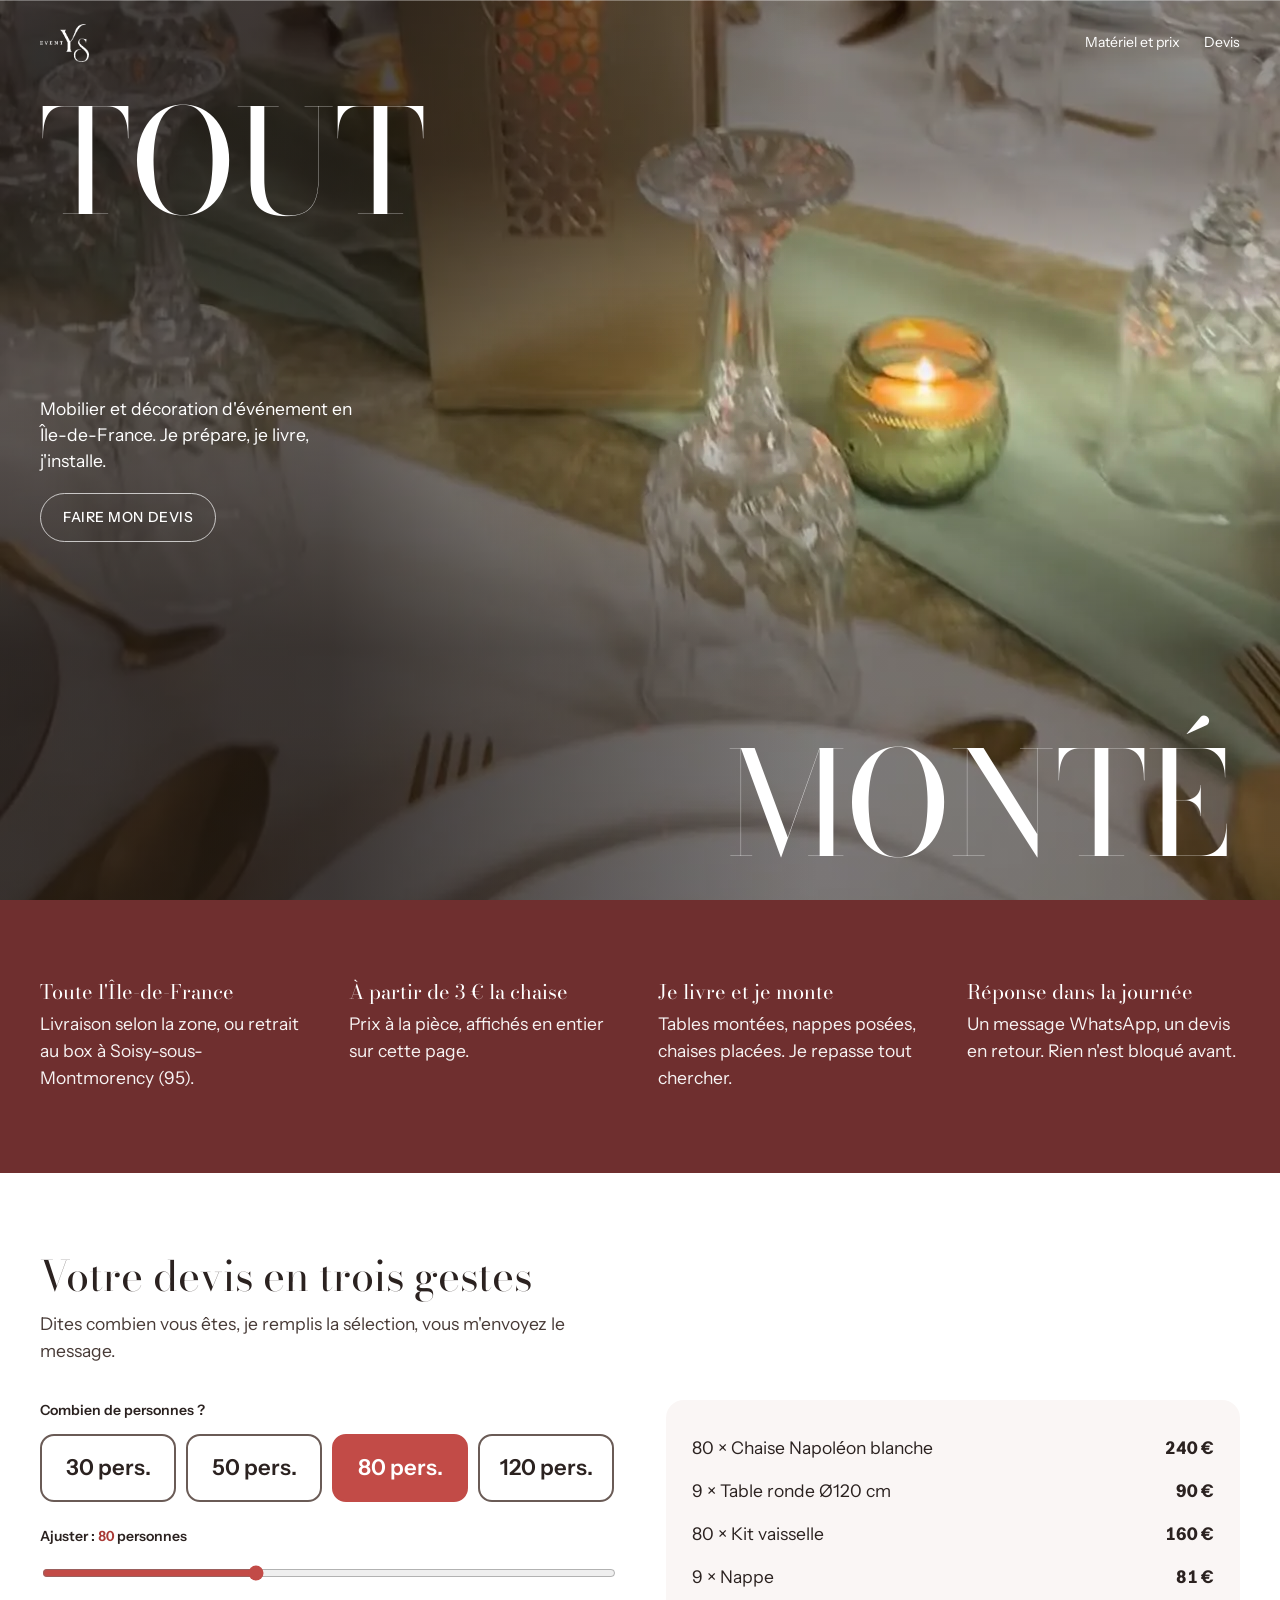
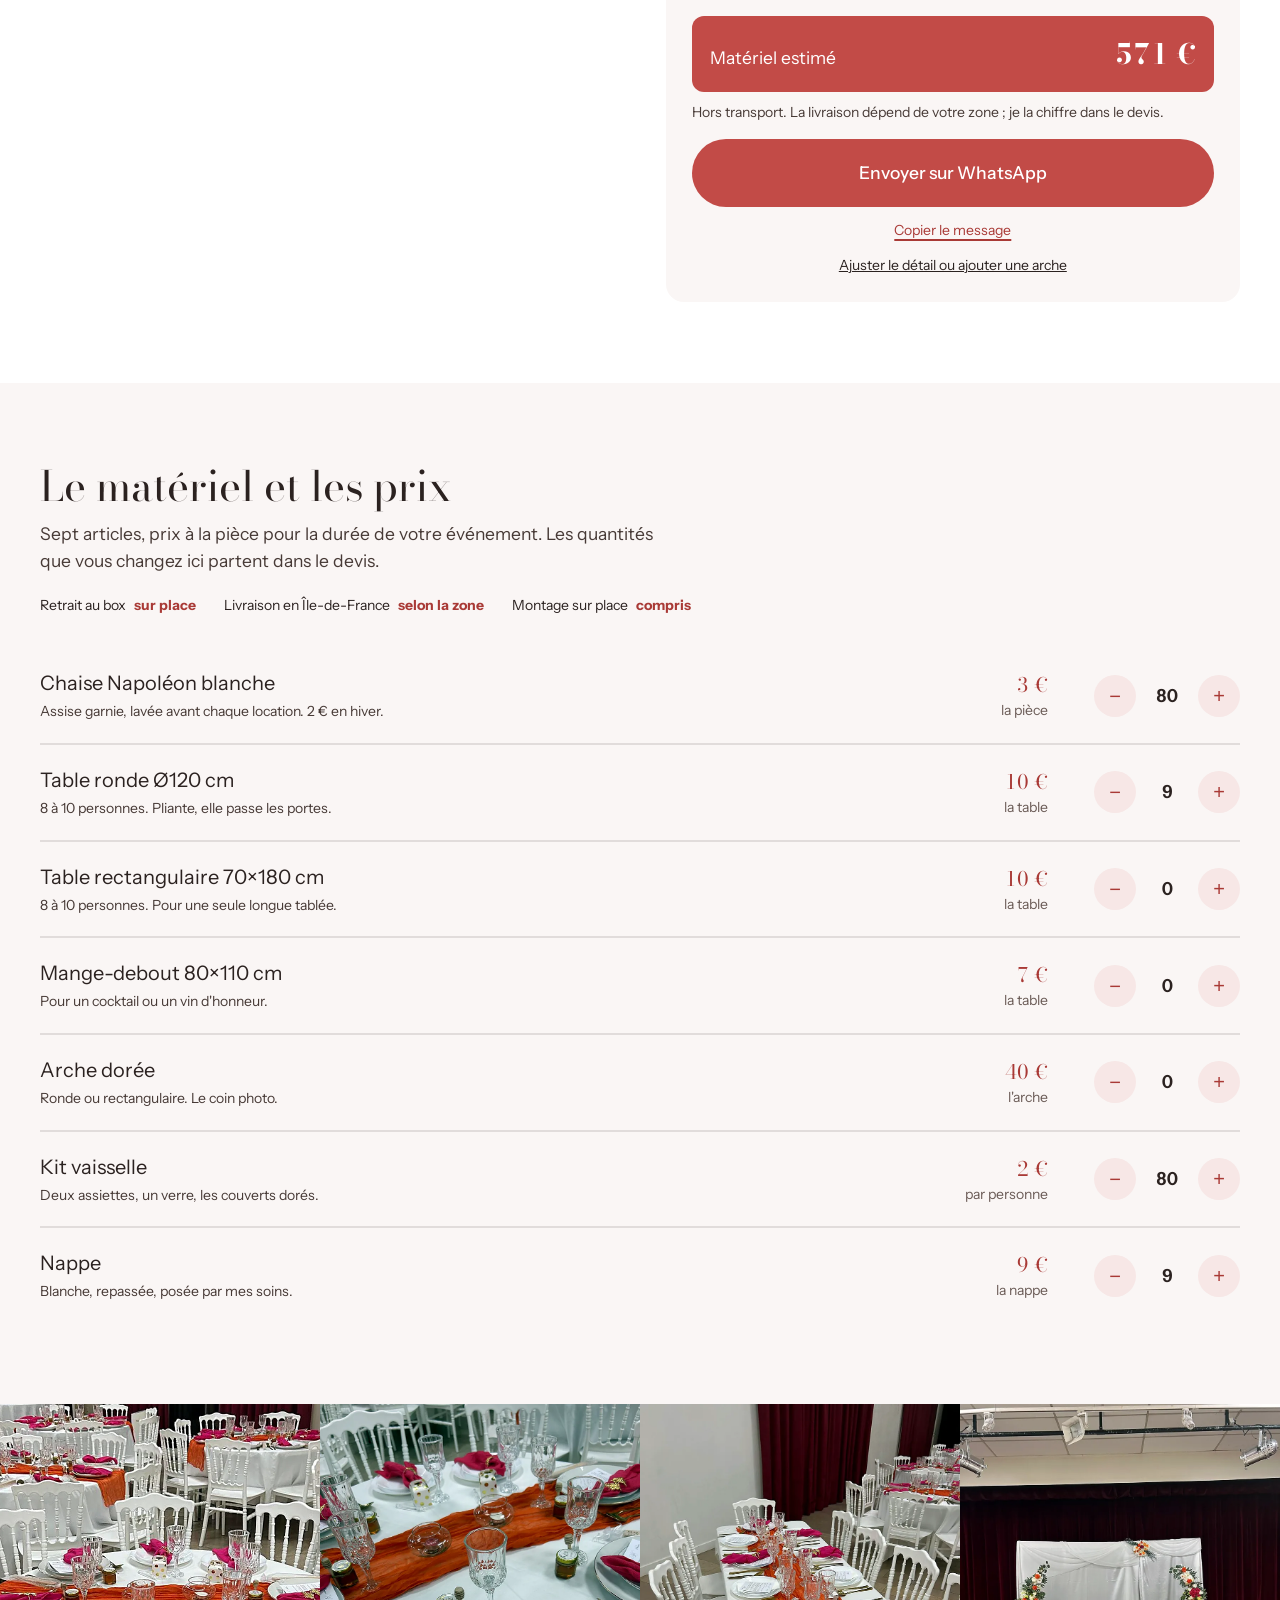
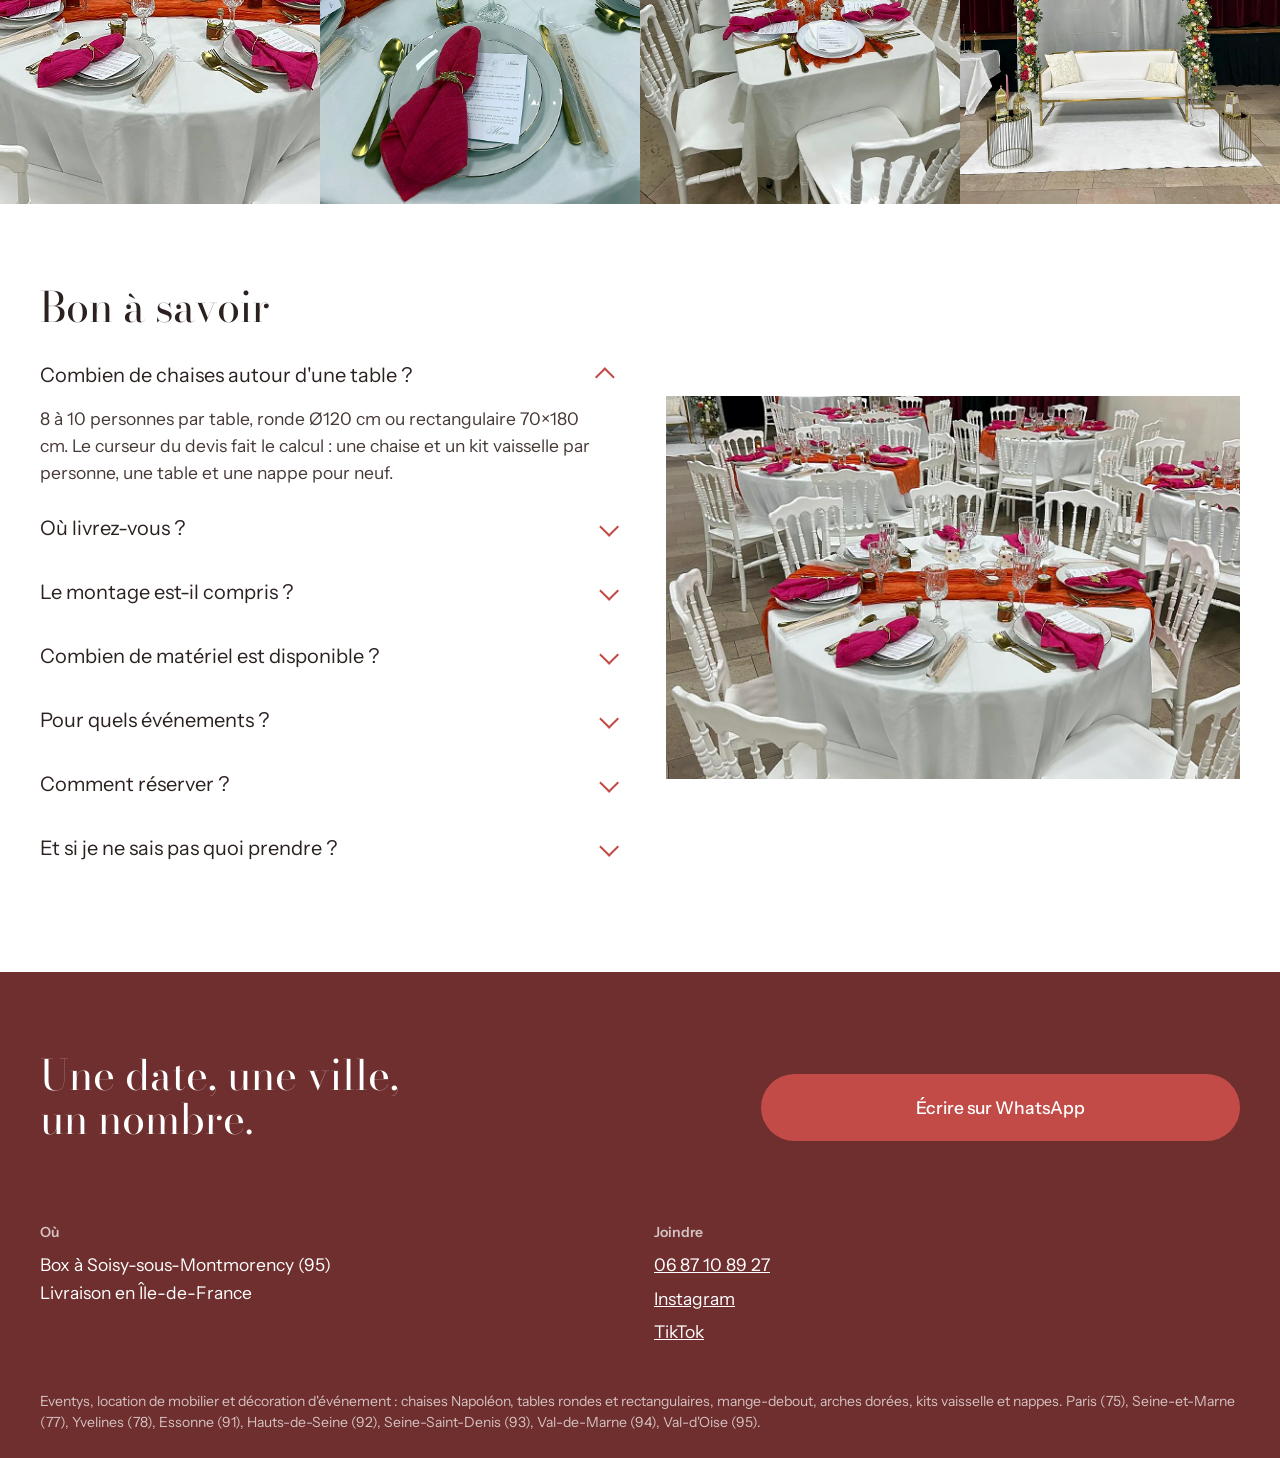
<file: index.html>
<!doctype html>
<html lang="fr">
<head>
<meta charset="utf-8">
<meta name="viewport" content="width=device-width, initial-scale=1, viewport-fit=cover">

<!-- ====================== RÉFÉRENCEMENT ======================
     Le titre et la description sont ce que Google affiche : le métier
     d'abord, la zone ensuite.
     L'URL du site (canonical, og:url, sitemap) est écrite par
     outils/referencement.py une fois le nom de domaine connu.
     =========================================================== -->
<link rel="canonical" href="https://eventysparis.fr/">
<meta property="og:url" content="https://eventysparis.fr/">
<title>Location de chaises, tables et arches en Île-de-France | Eventys</title>
<meta name="description" content="Chaises Napoléon dès 3 €, tables rondes et rectangulaires 10 €, arches dorées 40 €, vaisselle et nappes. Livraison, montage et reprise en Île-de-France. Devis sur WhatsApp en trois gestes.">
<meta name="robots" content="index, follow, max-image-preview:large, max-snippet:-1">
<meta name="author" content="Eventys">
<meta name="theme-color" content="#FFFFFF">
<link rel="icon" href="assets/img/logo.png">
<link rel="apple-touch-icon" href="assets/img/logo.png">

<!-- zone desservie, pour la recherche locale -->
<meta name="geo.region" content="FR-IDF">
<meta name="geo.placename" content="Soisy-sous-Montmorency, Île-de-France">

<!-- partage (WhatsApp, Instagram, Messenger) -->
<meta property="og:site_name" content="Eventys">
<meta property="og:locale" content="fr_FR">
<meta property="og:type" content="website">
<meta property="og:title" content="Location de mobilier d'événement en Île-de-France | Eventys">
<meta property="og:description" content="Chaises Napoléon dès 3 €, tables, arches dorées, vaisselle. Je prépare, je livre, j'installe.">
<meta property="og:image" content="https://eventysparis.fr/assets/img/salle-fuchsia-1200.webp">
<meta property="og:image:width" content="1200">
<meta property="og:image:height" content="800">
<meta property="og:image:alt" content="Salle de réception dressée, tables rondes et chaises Napoléon blanches">
<meta name="twitter:card" content="summary_large_image">
<meta name="twitter:title" content="Location de mobilier d'événement en Île-de-France | Eventys">
<meta name="twitter:description" content="Chaises Napoléon dès 3 €, tables, arches dorées, vaisselle. Devis sur WhatsApp.">
<meta name="twitter:image" content="https://eventysparis.fr/assets/img/salle-fuchsia-1200.webp">

<link rel="preconnect" href="https://fonts.googleapis.com">
<link rel="preconnect" href="https://fonts.gstatic.com" crossorigin>
<link rel="preload" as="image" href="assets/img/poster-hero-table.webp" fetchpriority="high">
<link href="https://fonts.googleapis.com/css2?family=Bodoni+Moda:ital,opsz,wght@0,6..96,400;0,6..96,500;1,6..96,400&family=Instrument+Sans:wght@400;500;600&display=swap" rel="stylesheet">
<link rel="stylesheet" href="assets/css/style.css">

<!-- ====================== DONNÉES STRUCTURÉES ======================
     C'est ce que lisent Google et les IA (ChatGPT, Perplexity, Claude)
     pour répondre « où louer des chaises en Île-de-France ».
     Tout ce qui est écrit ici est aussi visible sur la page : aucun prix
     ni aucune promesse qui n'existe pas ailleurs.
     ================================================================= -->
<script type="application/ld+json">
{
  "@context": "https://schema.org",
  "@graph": [
    {
      "@type": "LocalBusiness",
      "@id": "https://eventysparis.fr/#eventys",
      "name": "Eventys",
      "description": "Location de mobilier et de décoration d'événement en Île-de-France : chaises Napoléon, tables rondes et rectangulaires, mange-debout, arches dorées, kits vaisselle et nappes. Livraison, montage sur place et reprise.",
      "image": "https://eventysparis.fr/assets/img/salle-fuchsia-1200.webp",
      "logo": "https://eventysparis.fr/assets/img/logo.png",
      "telephone": "+33687108927",
      "priceRange": "3 € - 40 €",
      "currenciesAccepted": "EUR",
      "address": {
        "@type": "PostalAddress",
        "addressLocality": "Soisy-sous-Montmorency",
        "postalCode": "95230",
        "addressRegion": "Île-de-France",
        "addressCountry": "FR"
      },
      "areaServed": [
        { "@type": "AdministrativeArea", "name": "Île-de-France" },
        { "@type": "City", "name": "Paris" },
        { "@type": "AdministrativeArea", "name": "Val-d'Oise" },
        { "@type": "AdministrativeArea", "name": "Seine-Saint-Denis" },
        { "@type": "AdministrativeArea", "name": "Hauts-de-Seine" },
        { "@type": "AdministrativeArea", "name": "Val-de-Marne" },
        { "@type": "AdministrativeArea", "name": "Seine-et-Marne" },
        { "@type": "AdministrativeArea", "name": "Yvelines" },
        { "@type": "AdministrativeArea", "name": "Essonne" }
      ],
      "sameAs": [
        "https://www.instagram.com/eventys.paris/",
        "https://www.tiktok.com/@eventys.paris"
      ],
      "makesOffer": [
        { "@type": "Offer", "businessFunction": "http://purl.org/goodrelations/v1#LeaseOut",
          "itemOffered": { "@type": "Product", "name": "Chaise Napoléon blanche" },
          "price": "3", "priceCurrency": "EUR",
          "description": "Prix à la pièce pour la durée de l'événement. 2 € en hiver." },
        { "@type": "Offer", "businessFunction": "http://purl.org/goodrelations/v1#LeaseOut",
          "itemOffered": { "@type": "Product", "name": "Table ronde Ø120 cm, 8 à 10 personnes" },
          "price": "10", "priceCurrency": "EUR" },
        { "@type": "Offer", "businessFunction": "http://purl.org/goodrelations/v1#LeaseOut",
          "itemOffered": { "@type": "Product", "name": "Table rectangulaire 70x180 cm, 8 à 10 personnes" },
          "price": "10", "priceCurrency": "EUR" },
        { "@type": "Offer", "businessFunction": "http://purl.org/goodrelations/v1#LeaseOut",
          "itemOffered": { "@type": "Product", "name": "Mange-debout 80x110 cm" },
          "price": "7", "priceCurrency": "EUR" },
        { "@type": "Offer", "businessFunction": "http://purl.org/goodrelations/v1#LeaseOut",
          "itemOffered": { "@type": "Product", "name": "Arche dorée, ronde ou rectangulaire" },
          "price": "40", "priceCurrency": "EUR" },
        { "@type": "Offer", "businessFunction": "http://purl.org/goodrelations/v1#LeaseOut",
          "itemOffered": { "@type": "Product", "name": "Kit vaisselle : deux assiettes, un verre, les couverts dorés" },
          "price": "2", "priceCurrency": "EUR", "description": "Par personne." },
        { "@type": "Offer", "businessFunction": "http://purl.org/goodrelations/v1#LeaseOut",
          "itemOffered": { "@type": "Product", "name": "Nappe blanche" },
          "price": "9", "priceCurrency": "EUR" }
      ]
    },
    {
      "@type": "Service",
      "name": "Location de mobilier d'événement avec livraison et montage",
      "serviceType": "Location de mobilier et décoration d'événement",
      "provider": { "@id": "https://eventysparis.fr/#eventys" },
      "areaServed": { "@type": "AdministrativeArea", "name": "Île-de-France" },
      "audience": { "@type": "Audience", "audienceType": "Particuliers organisant un mariage, un anniversaire, des fiançailles, un baptême, un iftar ou une fête de famille" }
    },
    {
      "@type": "FAQPage",
      "mainEntity": [
        { "@type": "Question", "name": "Combien de chaises autour d'une table ?",
          "acceptedAnswer": { "@type": "Answer", "text": "8 à 10 personnes par table, ronde Ø120 cm ou rectangulaire 70x180 cm. Le curseur du devis fait le calcul : une chaise et un kit vaisselle par personne, une table et une nappe pour neuf." } },
        { "@type": "Question", "name": "Où livrez-vous ?",
          "acceptedAnswer": { "@type": "Answer", "text": "Dans toute l'Île-de-France : Paris (75), Seine-et-Marne (77), Yvelines (78), Essonne (91), Hauts-de-Seine (92), Seine-Saint-Denis (93), Val-de-Marne (94) et Val-d'Oise (95). Le tarif dépend de la zone et il est chiffré dans le devis. Le retrait est aussi possible au box, à Soisy-sous-Montmorency (95)." } },
        { "@type": "Question", "name": "Le montage est-il compris ?",
          "acceptedAnswer": { "@type": "Answer", "text": "Oui. Les tables sont montées, les nappes posées, les chaises placées. Je repasse tout chercher après l'événement." } },
        { "@type": "Question", "name": "Combien de matériel est disponible ?",
          "acceptedAnswer": { "@type": "Answer", "text": "100 chaises Napoléon blanches, 10 tables rectangulaires, 8 tables rondes, 2 arches dorées et 75 kits vaisselle." } },
        { "@type": "Question", "name": "Comment réserver ?",
          "acceptedAnswer": { "@type": "Answer", "text": "Vous composez votre sélection sur cette page, vous l'envoyez sur WhatsApp avec votre date et votre ville, et je renvoie le devis. Rien n'est bloqué avant votre accord." } },
        { "@type": "Question", "name": "Pour quels événements ?",
          "acceptedAnswer": { "@type": "Answer", "text": "Mariages, fiançailles, anniversaires, baptêmes, iftar du Ramadan et Aïd, repas de Noël et fêtes de famille." } },
        { "@type": "Question", "name": "Et si je ne sais pas quoi prendre ?",
          "acceptedAnswer": { "@type": "Answer", "text": "Donnez le nombre de personnes et la date : j'ajuste la sélection avec vous sur WhatsApp." } }
      ]
    }
  ]
}
</script>
</head>
<body>

<a class="saute" href="#devis">Aller au devis</a>

<!-- ======================= BARRE HAUTE ======================= -->
<header class="barre-haute" id="barre-haute">
  <a class="barre-haute__logo" href="#accueil"><img src="assets/img/logo.png" alt="Eventys" width="92" height="39"></a>
  <nav aria-label="Principale">
    <a href="#materiel">Matériel et prix</a>
  </nav>
  <a class="bouton bouton--petit" href="#devis">Mon devis</a>
</header>

<!-- ======================= 1. ACCROCHE ======================= -->
<section class="hero" id="accueil">
  <video class="hero__media" autoplay muted loop playsinline preload="metadata"
         poster="assets/img/poster-hero-table.webp"></video>
  <div class="hero__scrim" aria-hidden="true"></div>

  <nav class="hero__nav" aria-label="Raccourcis">
    <img class="hero__logo" src="assets/img/logo.png" alt="Eventys" width="110" height="46">
    <a href="#materiel">Matériel et prix</a>
    <a href="#devis">Devis</a>
  </nav>

  <h1 class="hero__title">
    <span class="masque"><span class="masque__l" style="--d:0ms">TOUT</span></span>
    <span class="masque"><span class="masque__l" style="--d:110ms">MONTÉ</span></span>
    <span class="lu-seul">Location de chaises, tables et arches pour votre événement en Île-de-France</span>
  </h1>

  <div class="hero__dit">
    <p>Mobilier et décoration d'événement en Île-de-France.
      Je prépare, je livre, j'installe.</p>
    <a class="bouton bouton--fin" href="#devis">Faire mon devis</a>
  </div>
</section>

<main>

<!-- ======================= 2. L'ESSENTIEL =======================
     Ce qui est écrit ici en dur est ce que lisent les robots qui
     n'exécutent pas le JavaScript (c'est le cas de plusieurs robots
     d'IA). app.js le réécrit à l'identique depuis donnees.js.
     ============================================================== -->
<section class="essentiel" aria-label="L'essentiel">
  <ul id="essentiel">
    <li class="entre"><h2>Toute l'Île-de-France</h2><p>Livraison selon la zone, ou retrait au box à Soisy-sous-Montmorency (95).</p></li>
    <li class="entre"><h2>À partir de 3 € la chaise</h2><p>Prix à la pièce, affichés en entier sur cette page.</p></li>
    <li class="entre"><h2>Je livre et je monte</h2><p>Tables montées, nappes posées, chaises placées. Je repasse tout chercher.</p></li>
    <li class="entre"><h2>Réponse dans la journée</h2><p>Un message WhatsApp, un devis en retour. Rien n'est bloqué avant.</p></li>
  </ul>
</section>

<!-- ======================= 3. LE DEVIS ======================= -->
<section class="devis" id="devis">
  <div class="devis__tete">
    <h2>Votre devis en trois gestes</h2>
    <p>Dites combien vous êtes, je remplis la sélection, vous m'envoyez le message.</p>
  </div>

  <div class="devis__corps">
    <div class="devis__geste">
      <span class="label">Combien de personnes&nbsp;?</span>
      <div class="tailles" id="tailles"></div>
      <label class="curseur" for="invites">
        Ajuster&nbsp;: <output id="invites-valeur">80</output> personnes
        <input type="range" id="invites" min="10" max="200" step="5" value="80">
      </label>
    </div>

    <div class="devis__recap">
      <ul class="recap__lignes" id="recap-lignes"></ul>
      <div class="recap__total">
        <span>Matériel estimé</span>
        <strong id="total">0 €</strong>
      </div>
      <p class="recap__note">Hors transport. La livraison dépend de votre zone&nbsp;;
        je la chiffre dans le devis.</p>
      <a class="bouton bouton--wa" id="envoyer" href="#" target="_blank" rel="noopener">Envoyer sur WhatsApp</a>
      <button type="button" class="lien lien--centre" id="copier" hidden>Copier le message</button>
      <p class="devis__ajuster"><a href="#materiel">Ajuster le détail ou ajouter une arche</a></p>
    </div>
  </div>
</section>

<!-- ======================= 4. MATÉRIEL ET PRIX ======================= -->
<section class="materiel" id="materiel">
  <div class="materiel__tete">
    <h2>Le matériel et les prix</h2>
    <p>Sept articles, prix à la pièce pour la durée de votre événement.
      Les quantités que vous changez ici partent dans le devis.</p>
    <ul class="services" id="services">
      <li><span>Retrait au box</span><b>sur place</b></li>
      <li><span>Livraison en Île-de-France</span><b>selon la zone</b></li>
      <li><span>Montage sur place</span><b>compris</b></li>
    </ul>
  </div>

  <ul class="liste" id="liste-materiel">
    <li class="ligne entre"><span class="ligne__nom">Chaise Napoléon blanche<i>Assise garnie, lavée avant chaque location. 2 € en hiver.</i></span><span class="ligne__prix">3 €<i>la pièce</i></span></li>
    <li class="ligne entre"><span class="ligne__nom">Table ronde Ø120 cm<i>8 à 10 personnes. Pliante, elle passe les portes.</i></span><span class="ligne__prix">10 €<i>la table</i></span></li>
    <li class="ligne entre"><span class="ligne__nom">Table rectangulaire 70×180 cm<i>8 à 10 personnes. Pour une seule longue tablée.</i></span><span class="ligne__prix">10 €<i>la table</i></span></li>
    <li class="ligne entre"><span class="ligne__nom">Mange-debout 80×110 cm<i>Pour un cocktail ou un vin d'honneur.</i></span><span class="ligne__prix">7 €<i>la table</i></span></li>
    <li class="ligne entre"><span class="ligne__nom">Arche dorée<i>Ronde ou rectangulaire. Le coin photo.</i></span><span class="ligne__prix">40 €<i>l'arche</i></span></li>
    <li class="ligne entre"><span class="ligne__nom">Kit vaisselle<i>Deux assiettes, un verre, les couverts dorés.</i></span><span class="ligne__prix">2 €<i>par personne</i></span></li>
    <li class="ligne entre"><span class="ligne__nom">Nappe<i>Blanche, repassée, posée par mes soins.</i></span><span class="ligne__prix">9 €<i>la nappe</i></span></li>
  </ul>
</section>

<!-- ======================= 5. LA BANDE ======================= -->
<section class="bande" aria-label="Le matériel en situation">
  <div class="bande__images" id="bande"><!-- rempli par app.js --></div>
</section>

<!-- ======================= 6. BON À SAVOIR ======================= -->
<section class="questions" id="questions">
  <div class="questions__texte">
    <h2>Bon à savoir</h2>
    <div class="accordeon">
      <details open>
        <summary>Combien de chaises autour d'une table&nbsp;?</summary>
        <p>8 à 10 personnes par table, ronde Ø120 cm ou rectangulaire 70×180 cm.
          Le curseur du devis fait le calcul&nbsp;: une chaise et un kit vaisselle
          par personne, une table et une nappe pour neuf.</p>
      </details>
      <details>
        <summary>Où livrez-vous&nbsp;?</summary>
        <p>Dans toute l'Île-de-France&nbsp;: Paris (75), Seine-et-Marne (77),
          Yvelines (78), Essonne (91), Hauts-de-Seine (92), Seine-Saint-Denis (93),
          Val-de-Marne (94) et Val-d'Oise (95). Le tarif dépend de la zone, je le
          chiffre dans le devis. Vous pouvez aussi venir chercher au box, à
          Soisy-sous-Montmorency (95).</p>
      </details>
      <details>
        <summary>Le montage est-il compris&nbsp;?</summary>
        <p>Oui. Tables montées, nappes posées, chaises placées. Je repasse tout
          chercher après l'événement.</p>
      </details>
      <details>
        <summary>Combien de matériel est disponible&nbsp;?</summary>
        <p>100 chaises Napoléon blanches, 10 tables rectangulaires, 8 tables
          rondes, 2 arches dorées et 75 kits vaisselle.</p>
      </details>
      <details>
        <summary>Pour quels événements&nbsp;?</summary>
        <p>Mariages, fiançailles, anniversaires, baptêmes, iftar du Ramadan et
          Aïd, repas de Noël et fêtes de famille.</p>
      </details>
      <details>
        <summary>Comment réserver&nbsp;?</summary>
        <p>Vous composez votre sélection sur cette page, vous l'envoyez sur
          WhatsApp avec votre date et votre ville, et je renvoie le devis. Rien
          n'est bloqué avant votre accord.</p>
      </details>
      <details>
        <summary>Et si je ne sais pas quoi prendre&nbsp;?</summary>
        <p>Donnez-moi le nombre de personnes et la date&nbsp;: j'ajuste avec vous
          sur WhatsApp.</p>
      </details>
    </div>
  </div>

  <img class="questions__photo" src="assets/img/salle-fuchsia-1200.webp"
       alt="Salle de réception entièrement dressée, tables rondes et chaises Napoléon"
       loading="lazy" width="1200" height="800">
</section>

</main>

<!-- ======================= 7. CONTACT ======================= -->
<footer class="pied" id="contact">
  <div class="pied__mot">
    <h2>Une date, une ville, un nombre.</h2>
    <a class="bouton bouton--wa" id="wa-pied" href="#" target="_blank" rel="noopener">Écrire sur WhatsApp</a>
  </div>

  <div class="pied__infos">
    <div>
      <span>Où</span>
      <p>Box à Soisy-sous-Montmorency (95)<br>Livraison en Île-de-France</p>
    </div>
    <div>
      <span>Joindre</span>
      <a href="tel:+33687108927">06 87 10 89 27</a>
      <a href="https://www.instagram.com/eventys.paris/" target="_blank" rel="noopener">Instagram</a>
      <a href="https://www.tiktok.com/@eventys.paris" target="_blank" rel="noopener">TikTok</a>
    </div>
  </div>

  <p class="pied__legal">Eventys, location de mobilier et décoration d'événement&nbsp;:
    chaises Napoléon, tables rondes et rectangulaires, mange-debout, arches dorées,
    kits vaisselle et nappes. Paris (75), Seine-et-Marne (77), Yvelines (78),
    Essonne (91), Hauts-de-Seine (92), Seine-Saint-Denis (93), Val-de-Marne (94),
    Val-d'Oise (95).</p>
</footer>

<script src="assets/js/donnees.js"></script>
<script src="assets/js/app.js"></script>
</body>
</html>
</file>
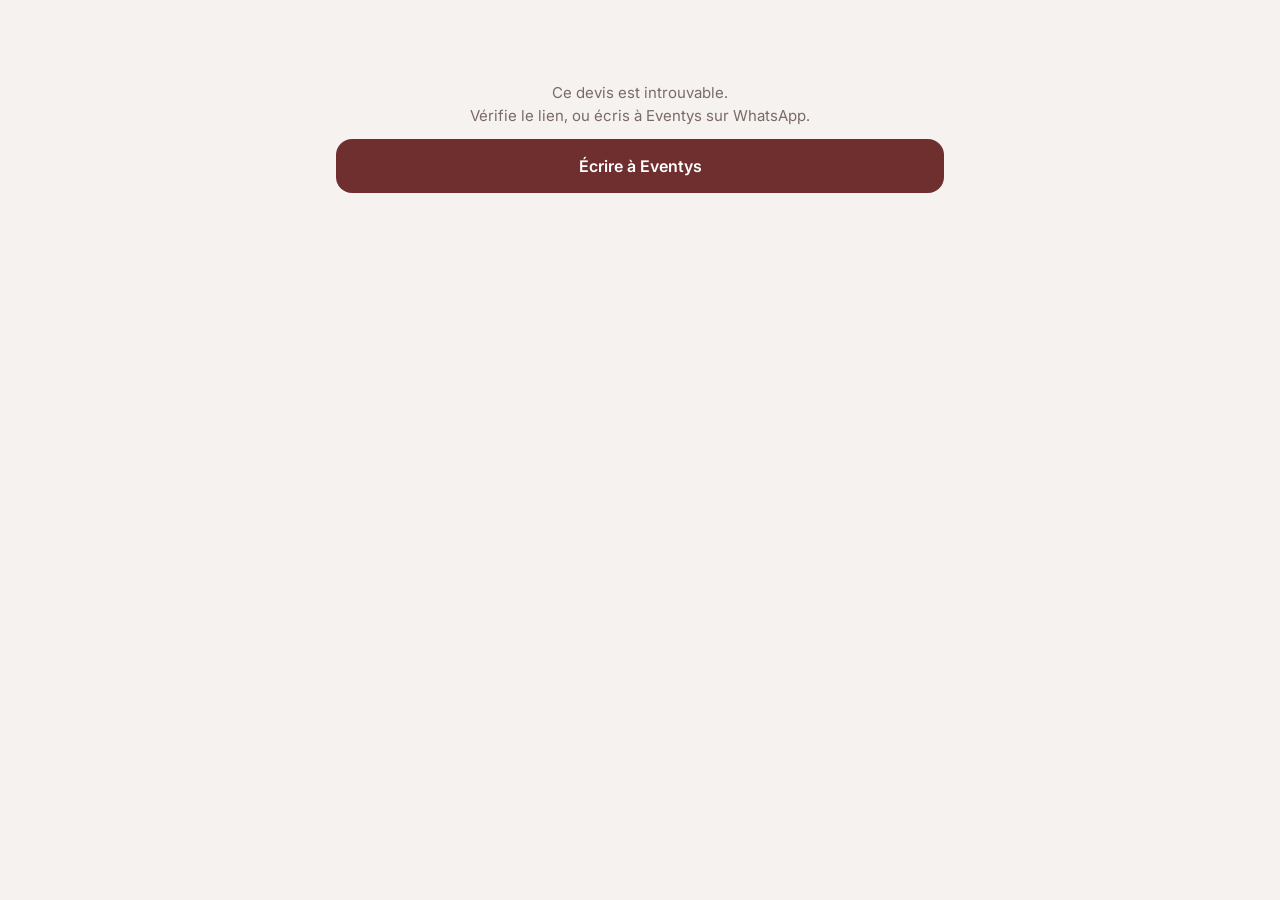
<file: devis/index.html>
<!doctype html>
<html lang="fr">
<head>
<meta charset="utf-8">
<meta name="viewport" content="width=device-width,initial-scale=1,viewport-fit=cover">
<meta name="robots" content="noindex,nofollow,noarchive">
<title>Eventys · Devis</title>
<meta name="theme-color" content="#F6F2F0">
<meta name="format-detection" content="telephone=no">
<link rel="icon" href="/gestion/icone-192.png">
<link rel="apple-touch-icon" href="/gestion/icone-180.png">
<link rel="preconnect" href="https://fonts.googleapis.com">
<link rel="preconnect" href="https://fonts.gstatic.com" crossorigin>
<link rel="stylesheet" href="https://fonts.googleapis.com/css2?family=Bodoni+Moda:opsz,wght@6..96,500;6..96,700&family=Inter:wght@400;500;600;700&display=swap">
<style>
:root{--bg:#F6F2F0;--card:#FFFFFF;--card2:#EDE6E2;--line:#E2D8D3;--ink:#2A1A18;--muted:#7A6A66;--accent:#6F2F2F;--accent-ink:#FFFFFF;--good:#2F7D55;--bad:#B3362E;--warn:#9A6414;
 --font:'Inter',system-ui,-apple-system,'Segoe UI',sans-serif;--display:'Bodoni Moda','Didot',Georgia,serif}
*{box-sizing:border-box;-webkit-tap-highlight-color:transparent}
html{-webkit-text-size-adjust:100%}
body{margin:0;background:var(--bg);color:var(--ink);font:15px/1.5 var(--font);-webkit-font-smoothing:antialiased;font-variant-numeric:tabular-nums}
button{font:inherit;cursor:pointer;border:0}
.wrap{max-width:640px;margin:0 auto;padding:22px max(16px,env(safe-area-inset-left,0px)) 40px max(16px,env(safe-area-inset-right,0px))}
.paper{background:var(--card);border:1px solid var(--line);border-radius:22px;padding:24px 20px}
.head{display:flex;justify-content:space-between;align-items:flex-start;gap:16px;border-bottom:1px solid var(--line);padding-bottom:18px}
.brand{display:flex;align-items:center;gap:12px}
.brand img{width:56px;height:56px;border-radius:14px}
.brand b{font:700 26px/1 var(--display);display:block}
.brand span{font-size:12px;color:var(--muted)}
.num{text-align:right;font-size:13px;color:var(--muted)}
.num b{display:block;font-size:15px;color:var(--ink)}
h1{font:700 30px/1.1 var(--display);margin:22px 0 4px}
.lab{font-size:12px;font-weight:600;letter-spacing:.07em;text-transform:uppercase;color:var(--accent);margin:22px 0 8px}
.info{display:grid;grid-template-columns:1fr 1fr;gap:10px}
.info div{background:var(--bg);border-radius:12px;padding:10px 12px}
.info small{display:block;font-size:12px;color:var(--muted)}
table{width:100%;border-collapse:collapse}
td,th{padding:9px 0;border-bottom:1px solid var(--line);text-align:left;vertical-align:top}
th{font-size:12px;color:var(--muted);font-weight:600}
td.r,th.r{text-align:right;white-space:nowrap;padding-left:10px}
.tot td{border:0;padding:5px 0}
.tot .big td{font-size:20px;font-weight:700;padding-top:12px;border-top:2px solid var(--ink)}
.acc{background:var(--accent);color:var(--accent-ink);border-radius:16px;padding:14px 16px;margin-top:18px;display:flex;justify-content:space-between;align-items:center;gap:12px}
.acc b{font-size:24px}
.pay{white-space:pre-wrap;background:var(--bg);border-radius:12px;padding:12px;font-size:14px}
.cond{font-size:13px;color:var(--muted);margin:0;padding-left:18px}
.btn{display:flex;align-items:center;justify-content:center;width:100%;min-height:54px;border-radius:16px;font-weight:600;font-size:16px;background:var(--accent);color:var(--accent-ink);text-decoration:none;margin-top:12px}
.btn.ghost{background:transparent;border:1px solid var(--line);color:var(--ink)}
.btn:disabled{opacity:.6}
.ok{background:color-mix(in srgb,var(--good) 14%,transparent);color:var(--good);border-radius:14px;padding:14px;font-weight:600;margin-top:18px}
.bad{background:color-mix(in srgb,var(--bad) 12%,transparent);color:var(--bad);border-radius:14px;padding:14px;font-weight:500;margin-top:18px}
.mut{color:var(--muted)}.sm{font-size:13px}
.center{text-align:center;padding:60px 0;color:var(--muted)}
@media print{
 body{background:#fff}.wrap{padding:0;max-width:none}.paper{border:0;padding:0}
 .noprint{display:none!important}.acc{-webkit-print-color-adjust:exact;print-color-adjust:exact}
}
</style>
</head>
<body>
<main class="wrap" id="app"><div class="center">Chargement du devis…</div></main>
<script>
(function(){
'use strict';
var SB='https://qtktxkolgxytroblylae.supabase.co',KEY='sb_publishable_Wf4Qc4XkVxI9-5fnFoRoVg_1Yir0Jlt',WA='33687108927';
var tok=(new URLSearchParams(location.search).get('d')||'').toLowerCase();
var D=null,busy=false,err='';
var $=function(s){return document.querySelector(s)};
var esc=function(s){return String(s==null?'':s).replace(/[&<>"]/g,function(c){return{'&':'&amp;','<':'&lt;','>':'&gt;','"':'&quot;'}[c]})};
var eur=function(n){return (Math.round(n*100)/100).toLocaleString('fr-FR',{minimumFractionDigits:0,maximumFractionDigits:2})+' €'};
var loc10=function(s){if(!s||s.length<=10)return s;var d=new Date(s);return d.getFullYear()+'-'+String(d.getMonth()+1).padStart(2,'0')+'-'+String(d.getDate()).padStart(2,'0')};
var fd=function(s,o){s=loc10(s);return s?new Date(s.slice(0,10)+'T12:00:00').toLocaleDateString('fr-FR',o||{weekday:'long',day:'numeric',month:'long',year:'numeric'}):''};
var cap=function(s){return s.charAt(0).toUpperCase()+s.slice(1)};
function rpc(fn,args){return fetch(SB+'/rest/v1/rpc/'+fn,{method:'POST',headers:{apikey:KEY,Authorization:'Bearer '+KEY,'Content-Type':'application/json'},body:JSON.stringify(args)})
 .then(function(r){return r.text().then(function(t){var j=t?JSON.parse(t):null;if(!r.ok)throw new Error(j&&j.message||'HTTP '+r.status);return j})})}
function render(){
  if(!D){$('#app').innerHTML='<div class="center">Ce devis est introuvable.<br>Vérifie le lien, ou écris à Eventys sur WhatsApp.<a class="btn" href="https://wa.me/'+WA+'" target="_blank" rel="noopener">Écrire à Eventys</a></div>';return}
  var L=D.mode==='livraison',expired=!D.accepte&&D.valide&&D.valide<new Date().toISOString().slice(0,10);
  document.title='Eventys · Devis '+D.num;
  var rows=(D.lignes||[]).map(function(l){return '<tr><td>'+esc(l.n)+'</td><td class="r">'+l.q+'</td><td class="r">'+eur(l.pu)+'</td><td class="r">'+eur(l.m)+'</td></tr>'}).join('');
  var reste=D.total-(D.paye||0);
  var h='<div class="paper"><div class="head"><div class="brand"><img src="/gestion/icone-192.png" alt=""><div><b>Eventys</b><span>Location de mobilier événementiel · Île-de-France</span></div></div>'
   +'<div class="num"><b>Devis '+esc(D.num)+'</b>Émis le '+fd(D.emis,{day:'numeric',month:'long',year:'numeric'})+'<br>Valable jusqu’au '+fd(D.valide,{day:'numeric',month:'long'})+'</div></div>'
   +'<h1>Bonjour '+esc((D.client||'').split(' ')[0])+',</h1><div class="mut">voici le détail de ta location.</div>'
   +'<div class="lab">Ton événement</div><div class="info"><div><small>'+(L?'Livraison':'Retrait au box')+'</small>'+cap(fd(D.date,{weekday:'long',day:'numeric',month:'long'}))+(D.heure?' · '+esc(D.heure):'')+'</div>'
   +'<div><small>'+(L?'Récupération':'Retour au box')+'</small>'+(D.retour?cap(fd(D.retour,{weekday:'long',day:'numeric',month:'long'}))+(D.heureRetour?' · '+esc(D.heureRetour):''):'À convenir')+'</div>'
   +'<div style="grid-column:1/-1"><small>Lieu</small>'+(L?'Livraison'+(D.ville?' à '+esc(D.ville):''):'Box Eventys, Soisy-sous-Montmorency (95)')+'</div></div>'
   +'<div class="lab">Détail</div><table><thead><tr><th>Article</th><th class="r">Qté</th><th class="r">Prix</th><th class="r">Total</th></tr></thead><tbody>'+rows+'</tbody></table>'
   +'<table class="tot"><tbody><tr><td>Location</td><td class="r">'+eur(D.location)+'</td></tr>'
   +(L?'<tr><td>Livraison et récupération</td><td class="r">'+eur(D.livraison)+'</td></tr>':'')
   +(D.decoPrix?'<tr><td>Décoration'+(D.deco&&D.deco.length?'<div class="sm mut">'+esc(D.deco.join(', '))+'</div>':'')+'</td><td class="r">'+eur(D.decoPrix)+'</td></tr>':'')
   +(D.remise?'<tr><td>Remise</td><td class="r">−'+eur(D.remise)+'</td></tr>':'')
   +'<tr class="big"><td>Total</td><td class="r">'+eur(D.total)+'</td></tr>'
   +(D.paye?'<tr><td>Déjà réglé</td><td class="r">'+eur(D.paye)+'</td></tr><tr><td><b>Reste à régler</b></td><td class="r"><b>'+eur(reste)+'</b></td></tr>':'')+'</tbody></table>'
   +'<div class="acc"><div>Acompte pour bloquer la date<div class="sm" style="opacity:.8">'+D.pct+' % du total, le reste le jour J</div></div><b>'+eur(D.acompte)+'</b></div>'
   +(D.paiement?'<div class="lab">Pour régler l’acompte</div><div class="pay">'+esc(D.paiement)+'</div>':'')
   +'<div class="lab">Bon à savoir</div><ul class="cond"><li>La date est réservée à réception de l’acompte.</li><li>Le solde se règle le jour de la '+(L?'livraison':'remise du matériel')+'.</li><li>Le matériel est rendu dans l’état où il a été loué.</li></ul>';
  if(D.annule)h+='<div class="bad">Ce devis a été annulé. Écris à Eventys pour en refaire un.</div>';
  else if(D.confirme)h+='<div class="ok">Ta réservation est confirmée. Merci !</div>';
  else if(D.accepte)h+='<div class="ok">Devis accepté le '+fd(D.accepte,{day:'numeric',month:'long'})+'. Merci ! '+(D.paiement?'Règle l’acompte pour bloquer ta date.':'Eventys te recontacte pour l’acompte.')+'</div>';
  else if(expired)h+='<div class="bad">Ce devis a expiré. Écris à Eventys : il te le met à jour en un instant.</div>';
  h+='</div>';
  h+='<div class="noprint">';
  if(!D.annule&&!D.confirme&&!D.accepte&&!expired)h+=(err?'<div class="bad">'+esc(err)+'</div>':'')+'<button class="btn" id="go" '+(busy?'disabled':'')+'>'+(busy?'Envoi…':'J’accepte ce devis')+'</button>';
  h+='<a class="btn ghost" href="https://wa.me/'+WA+'?text='+encodeURIComponent('Bonjour, j’ai une question sur mon devis '+D.num+'.')+'" target="_blank" rel="noopener">Une question ? Écrire sur WhatsApp</a>'
   +'<button class="btn ghost" id="pdf">Enregistrer en PDF</button></div>';
  $('#app').innerHTML=h;
}
document.addEventListener('click',function(e){
  if(e.target.id==='pdf')window.print();
  if(e.target.id==='go'&&!busy){busy=true;err='';render();
    rpc('accepter_devis',{p_token:tok}).then(function(ok){busy=false;if(ok){D.accepte=new Date().toISOString()}else err='Ce devis ne peut plus être accepté. Écris à Eventys.';render()})
     .catch(function(){busy=false;err='L’envoi n’a pas marché. Vérifie ta connexion et réessaie.';render()})}
});
if(!/^[a-f0-9]{32,64}$/.test(tok)){render();return}
rpc('devis_public',{p_token:tok}).then(function(j){D=j;render()}).catch(function(){$('#app').innerHTML='<div class="center">Impossible de charger le devis. Vérifie ta connexion et recharge la page.</div>'});
})();
</script>
</body>
</html>
</file>
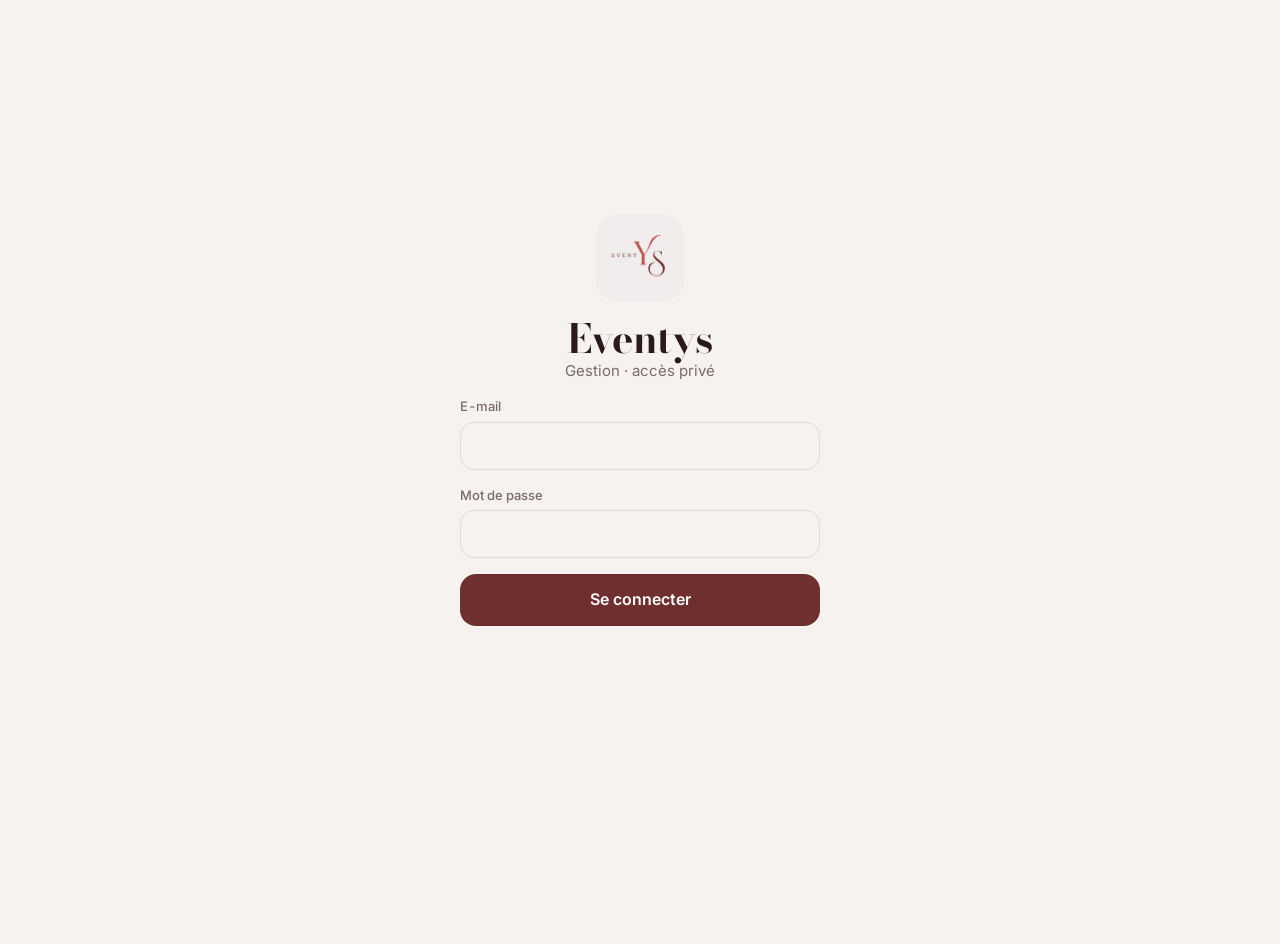
<file: gestion/index.html>
<!doctype html>
<html lang="fr">
<head>
<meta charset="utf-8">
<meta name="viewport" content="width=device-width,initial-scale=1,viewport-fit=cover">
<meta name="robots" content="noindex,nofollow,noarchive">
<title>Eventys Gestion</title>
<meta name="theme-color" content="#F6F2F0" media="(prefers-color-scheme: light)">
<meta name="theme-color" content="#1A1313" media="(prefers-color-scheme: dark)">
<meta name="apple-mobile-web-app-capable" content="yes">
<meta name="mobile-web-app-capable" content="yes">
<meta name="apple-mobile-web-app-title" content="Eventys">
<meta name="apple-mobile-web-app-status-bar-style" content="default">
<meta name="format-detection" content="telephone=no">
<link rel="manifest" href="/gestion/manifest.webmanifest">
<link rel="icon" href="/gestion/icone-192.png">
<link rel="apple-touch-icon" href="/gestion/icone-180.png">
<link rel="preconnect" href="https://fonts.googleapis.com">
<link rel="preconnect" href="https://fonts.gstatic.com" crossorigin>
<link rel="stylesheet" href="https://fonts.googleapis.com/css2?family=Bodoni+Moda:opsz,wght@6..96,500;6..96,700&family=Inter:wght@400;500;600;700&display=swap">
<style>

:root{
  --bg:#F6F2F0; --sheet:#FBF8F6; --card:#FFFFFF; --card2:#EDE6E2; --line:#E2D8D3; --ink:#2A1A18; --muted:#7A6A66;
  --accent:#6F2F2F; --accent-ink:#FFFFFF; --red:#AF4444; --good:#2F7D55; --warn:#9A6414; --bad:#B3362E; --scrim:rgba(42,26,24,.45);
  --font:'Inter',system-ui,-apple-system,'Segoe UI',sans-serif; --display:'Bodoni Moda','Didot',Georgia,serif;
}
@media (prefers-color-scheme:dark){:root:not([data-theme="light"]){
  --bg:#1A1313; --sheet:#251C1B; --card:#2B2120; --card2:#362827; --line:#443432; --ink:#F3EAE6; --muted:#A8978F;
  --accent:#E3A0A0; --accent-ink:#1A1313; --red:#E07A7A; --good:#6CCB98; --warn:#E6B664; --bad:#F08A82; --scrim:rgba(0,0,0,.6); color-scheme:dark}}
:root[data-theme="dark"]{
  --bg:#1A1313; --sheet:#251C1B; --card:#2B2120; --card2:#362827; --line:#443432; --ink:#F3EAE6; --muted:#A8978F;
  --accent:#E3A0A0; --accent-ink:#1A1313; --red:#E07A7A; --good:#6CCB98; --warn:#E6B664; --bad:#F08A82; --scrim:rgba(0,0,0,.6); color-scheme:dark}
*{box-sizing:border-box;-webkit-tap-highlight-color:transparent}
body{background:var(--bg);color:var(--ink);font:15px/1.4 var(--font);-webkit-font-smoothing:antialiased;font-variant-numeric:tabular-nums}
button{font:inherit;color:inherit;background:none;border:0;cursor:pointer;padding:0;text-align:inherit}
a{color:inherit;text-decoration:none}
input,textarea{font:inherit;color:var(--ink)}
h1,h2,h3,p{margin:0}
svg{display:block;flex:none}
.app{max-width:440px;margin:0 auto;min-height:100vh;padding-left:max(16px,env(safe-area-inset-left,0px));padding-right:max(16px,env(safe-area-inset-right,0px));padding-block:6px 110px}
.mut{color:var(--muted)}.sm{font-size:13px}.b{font-weight:600}
.row{display:flex;align-items:center;gap:10px}.grow{flex:1;min-width:0}.sp{justify-content:space-between}
.stack{display:flex;flex-direction:column;gap:12px}
/* en-tête */
.hd{display:flex;align-items:flex-start;gap:10px;padding:16px 0 12px}
.hd h1{font:700 36px/1.05 var(--display);letter-spacing:-.01em}
.rb{width:44px;height:44px;border-radius:50%;background:var(--card2);display:grid;place-items:center;flex:none}
.rb.pri{background:var(--accent);color:var(--accent-ink)}
.rb[aria-pressed="true"]{background:var(--accent);color:var(--accent-ink)}
/* semaine */
.wk{display:grid;grid-template-columns:26px repeat(7,1fr) 26px;align-items:center;gap:2px;margin-bottom:12px}
.wk .ar{height:44px;display:grid;place-items:center;color:var(--muted)}
.dy{display:flex;flex-direction:column;align-items:center;gap:4px;padding:6px 0 4px;border-radius:14px}
.dy small{font-size:11px;color:var(--muted);font-weight:600}
.dy span.n{font-size:18px;font-weight:600;width:36px;height:36px;border-radius:12px;display:grid;place-items:center}
.dy.today span.n{color:var(--accent)}
.dy[aria-pressed="true"] span.n{background:var(--ink);color:var(--bg)}
.dots{display:flex;gap:3px;height:5px}.dots i{width:5px;height:5px;border-radius:50%;background:var(--red)}
.gt{font-family:var(--font)}
.sec h2{color:var(--accent)}
.cal{display:grid;grid-template-columns:repeat(7,1fr);gap:2px;text-align:center;margin-bottom:12px}
.cal .h{font-size:11px;color:var(--muted);font-weight:600;padding:4px 0}
.cal .dy{padding:4px 0}
.cal .dy.out{opacity:.3}
.mhd{display:flex;align-items:center;justify-content:space-between;margin-bottom:6px}
/* puces + bannière */
.chips{display:flex;gap:8px;overflow-x:auto;padding-bottom:4px}
.fchip{border:1px solid var(--line);border-radius:99px;padding:8px 14px;font-weight:500;font-size:14px;white-space:nowrap;background:var(--card)}
.fchip[aria-pressed="true"]{background:var(--ink);color:var(--bg);border-color:var(--ink)}
.next{display:flex;align-items:center;gap:14px;background:var(--accent);color:var(--accent-ink);border-radius:20px;padding:14px 16px;width:100%;margin:6px 0 4px}
.next .t{font-size:38px;font-weight:700;letter-spacing:-.03em;line-height:1}
.next .l{font-size:12px;font-weight:600;opacity:.75;text-transform:uppercase;letter-spacing:.06em}
/* événements */
.sec{display:flex;align-items:baseline;justify-content:space-between;margin:18px 0 8px}
.sec h2{font-size:13px;font-weight:600;color:var(--muted);text-transform:uppercase;letter-spacing:.07em}
.ev{display:grid;grid-template-columns:62px 1fr auto;gap:12px;align-items:start;width:100%;background:var(--card);border:1px solid var(--line);border-radius:18px;padding:14px}
.ev+.ev{margin-top:10px}
.ev .tm{font-size:19px;font-weight:700;letter-spacing:-.01em;line-height:1.1}
.ev .tm small{display:block;font-size:11px;font-weight:600;color:var(--muted);margin-top:3px;text-transform:uppercase;letter-spacing:.04em}
.ev .nm{font-weight:600;font-size:16px}
.ev .rt{text-align:right;display:flex;flex-direction:column;align-items:flex-end;gap:3px}
.dep{display:inline-flex;align-items:center;gap:6px;margin-top:7px;font-size:12px;font-weight:600;background:var(--card2);border-radius:99px;padding:4px 10px}
.st{font-size:12px;font-weight:600;display:inline-flex;align-items:center;gap:6px;white-space:nowrap}
.st::before{content:"";width:7px;height:7px;border-radius:50%;background:currentColor}
.c-warn{color:var(--warn)}.c-acc{color:var(--accent)}.c-good{color:var(--good)}.c-mut{color:var(--muted)}.c-bad{color:var(--bad)}
.empty{border:1px dashed var(--line);border-radius:18px;padding:22px;text-align:center;color:var(--muted)}
/* tab bar */
.tabs{position:fixed;bottom:0;left:50%;transform:translateX(-50%);width:min(100%,440px);display:grid;grid-template-columns:repeat(4,1fr);background:var(--sheet);border-top:1px solid var(--line);padding:6px 6px calc(6px + env(safe-area-inset-bottom,0px));z-index:5}
.tab{display:flex;flex-direction:column;align-items:center;gap:3px;font-size:11px;font-weight:500;color:var(--muted);min-height:50px;justify-content:center}
.tab[aria-current="page"]{color:var(--ink);font-weight:600}
/* feuilles */
.scrim{position:fixed;inset:0;background:var(--scrim);z-index:20}
.sheet{position:fixed;bottom:0;left:50%;transform:translateX(-50%);width:min(100%,440px);max-height:92vh;overflow-y:auto;overscroll-behavior:contain;background:var(--sheet);border-radius:28px 28px 0 0;padding:10px max(16px,env(safe-area-inset-left,0px)) calc(28px + env(safe-area-inset-bottom,0px));z-index:21}
.sheet.sub{z-index:31;max-height:80vh}
.scrim.sub{z-index:30}
.sheet.in{animation:up .28s cubic-bezier(.2,.8,.2,1)}
@keyframes up{from{transform:translate(-50%,40px);opacity:0}to{transform:translate(-50%,0);opacity:1}}
.grab{width:40px;height:5px;border-radius:99px;background:var(--line);margin:0 auto 14px}
.sh-hd{display:flex;align-items:flex-start;justify-content:space-between;gap:10px}
.x{width:36px;height:36px;border-radius:50%;display:grid;place-items:center;color:var(--muted);flex:none}
.name-l{font-family:var(--display);font-size:30px;font-weight:700;letter-spacing:-.01em;line-height:1.1;margin:6px 0 4px}
.box{border:1px solid var(--line);border-radius:16px;padding:14px}
.lab{font-size:13px;color:var(--muted);font-weight:500}
.pr{display:flex;justify-content:space-between;gap:12px;padding:5px 0}
.pr.tot{border-top:1px solid var(--line);margin-top:6px;padding-top:10px;font-weight:700;font-size:17px}
.lnk{color:var(--accent);font-weight:600;font-size:15px}
.btn{display:flex;align-items:center;justify-content:center;gap:8px;min-height:52px;border-radius:16px;font-weight:600;font-size:16px;background:var(--accent);color:var(--accent-ink);width:100%;text-align:center}
.btn.ghost{background:transparent;border:1px solid var(--line);color:var(--ink)}
.btn.s{min-height:42px;font-size:14px;border-radius:12px;width:auto;padding:0 16px}
.trio{display:grid;grid-template-columns:repeat(3,1fr);gap:10px}
.ob{min-height:50px;border-radius:14px;border:1.5px solid var(--line);font-weight:600;text-align:center;display:flex;align-items:center;justify-content:center;gap:7px;font-size:15px}
.ob.good{border-color:var(--good);color:var(--good)}.ob.acc{border-color:var(--accent);color:var(--accent)}.ob.bad{border-color:var(--bad);color:var(--bad)}
.ob[aria-pressed="true"]{background:currentColor}
.ob[aria-pressed="true"] span{color:var(--sheet)}
.ct{display:grid;grid-template-columns:repeat(3,1fr);gap:10px}
.ct a,.ct button{min-height:50px;border:1px solid var(--line);border-radius:14px;display:flex;align-items:center;justify-content:center;gap:8px;font-weight:600;font-size:15px}
.nav-row{display:flex;align-items:center;gap:14px;width:100%;padding:14px;min-height:64px}
.nav-row+.nav-row{border-top:1px solid var(--line)}
.field{display:flex;flex-direction:column;gap:6px}
.field>label,.field>.lab{font-size:13px;color:var(--muted);font-weight:500}
.inp{height:48px;border:1px solid var(--line);background:transparent;border-radius:14px;padding:0 14px;width:100%;min-width:0}
textarea.inp{height:auto;min-height:84px;padding:12px 14px;resize:vertical}
.inp:focus-visible,button:focus-visible,a:focus-visible{outline:2px solid var(--accent);outline-offset:2px}
.seg{display:grid;grid-auto-flow:column;grid-auto-columns:1fr;background:var(--card2);border-radius:12px;padding:3px;gap:3px}
.seg button{padding:10px 6px;border-radius:9px;font-weight:600;font-size:14px;color:var(--muted);text-align:center}
.seg button[aria-pressed="true"]{background:var(--sheet);color:var(--ink)}
.step{display:flex;align-items:center;border:1px solid var(--line);border-radius:12px;overflow:hidden}
.step button{width:42px;height:40px;font-size:20px;color:var(--accent);text-align:center}
.step button:disabled{opacity:.3}
.step b{min-width:34px;text-align:center;font-weight:600}
.irow{display:flex;gap:12px;align-items:center}
.irow+.irow{border-top:1px solid var(--line);margin-top:10px;padding-top:10px}
.thumb{width:46px;height:46px;border-radius:10px;flex:none;background:repeating-linear-gradient(45deg,var(--card2),var(--card2) 6px,var(--line) 6px,var(--line) 7px);display:grid;place-items:center;font-size:10px;color:var(--muted);font-weight:600}
.tip{font-size:13px;border-radius:12px;padding:10px 12px;font-weight:500;background:color-mix(in srgb,var(--warn) 16%,transparent);color:var(--warn)}
.tip.bad{background:color-mix(in srgb,var(--bad) 16%,transparent);color:var(--bad)}
.mg{border-radius:14px;padding:12px 14px;display:flex;align-items:center;gap:12px}
.mg.good{background:color-mix(in srgb,var(--good) 16%,transparent);color:var(--good)}.mg.warn{background:color-mix(in srgb,var(--warn) 16%,transparent);color:var(--warn)}.mg.bad{background:color-mix(in srgb,var(--bad) 16%,transparent);color:var(--bad)}
.mg .v{font-size:26px;font-weight:700;letter-spacing:-.02em}
.bar{height:8px;border-radius:99px;background:var(--card2);overflow:hidden}.bar i{display:block;height:100%;background:var(--good);border-radius:99px}
.big{font-size:32px;font-weight:700;letter-spacing:-.02em;line-height:1.1}
.msg{background:var(--card2);border-radius:14px;padding:12px;font-size:14px;white-space:pre-wrap;line-height:1.45}
.chk{display:flex;gap:10px;align-items:center;min-height:40px;width:100%}
.chk .bx{width:22px;height:22px;border-radius:7px;border:2px solid var(--line);display:grid;place-items:center;flex:none}
.chk[aria-checked="true"] .bx{background:var(--good);border-color:var(--good);color:var(--sheet)}
.chk[aria-checked="true"] .t{text-decoration:line-through;color:var(--muted)}
.dtl{display:flex;align-items:center;gap:14px;background:var(--card2);border-radius:16px;padding:12px 14px}
.dtl .t{font-size:32px;font-weight:700;letter-spacing:-.03em;line-height:1}
/* réglages */
.gt{font-size:13px;color:var(--muted);font-weight:600;text-transform:uppercase;letter-spacing:.07em;margin:22px 0 8px}
.rw{display:flex;align-items:center;justify-content:space-between;gap:12px;min-height:52px;width:100%}
.rw+.rw{border-top:1px solid var(--line)}
.sw{position:relative;width:52px;height:30px;border-radius:99px;background:var(--card2);flex:none;transition:background .2s}
.sw::after{content:"";position:absolute;top:2px;left:2px;width:26px;height:26px;border-radius:50%;background:#fff;box-shadow:0 1px 3px rgba(0,0,0,.35);transition:transform .2s}
[aria-checked="true"]>.sw{background:var(--good)}[aria-checked="true"]>.sw::after{transform:translateX(22px)}
.npv{display:flex;gap:10px;align-items:flex-start;background:var(--card2);border-radius:14px;padding:10px 12px}
.npv+.npv{margin-top:8px}.npv.past{opacity:.5}
.npv .ico{width:28px;height:28px;border-radius:8px;background:var(--accent);color:var(--accent-ink);display:grid;place-items:center;flex:none}
.mono{font-family:ui-monospace,Consolas,monospace;font-size:12px;word-break:break-all}
.tl{position:relative;padding-left:28px}
.tl::before{content:"";position:absolute;left:5px;top:10px;bottom:22px;width:2px;background:var(--line)}
.stp{position:relative;padding-bottom:14px}
.stp::before{content:"";position:absolute;left:-28px;top:5px;width:12px;height:12px;border-radius:50%;background:var(--sheet);border:2px solid var(--muted)}
.stp.go::before{border-color:var(--accent);background:var(--accent)}.stp.end::before{border-color:var(--good);background:var(--good)}
.stp b{font-size:17px;font-weight:700}
.client{border:2px dashed var(--line);border-radius:22px;padding:14px}
.cgrid{display:grid;grid-template-columns:1fr 1fr;gap:10px}
.cc{background:var(--card);border:1px solid var(--line);border-radius:16px;overflow:hidden;display:flex;flex-direction:column}
.cc.on{border-color:var(--accent);box-shadow:0 0 0 1px var(--accent)}
.cph{aspect-ratio:4/3;background:linear-gradient(135deg,var(--card2),var(--line));display:grid;place-items:center;color:var(--muted);font-size:12px}
.cb{padding:10px;display:flex;flex-direction:column;gap:8px;flex:1}
.cb .n{font-weight:600;font-size:14px;line-height:1.25}
.cb .step{margin-top:auto}
.qchips{display:flex;gap:6px;flex-wrap:wrap}
.qchips button{padding:7px 12px;border-radius:99px;background:var(--card2);font-weight:600;font-size:13px}
.qchips button[aria-pressed="true"]{background:var(--accent);color:var(--accent-ink)}
.kpis{display:grid;grid-template-columns:1fr 1fr;gap:10px}
.kpi{background:var(--card);border:1px solid var(--line);border-radius:16px;padding:12px}
.kpi b{display:block;font-size:22px;font-variant-numeric:tabular-nums;margin-top:2px}
.kpi.big{grid-column:1/-1;background:var(--accent);color:var(--accent-ink);border-color:var(--accent)}
.kpi.big .lab{color:inherit;opacity:.8}.kpi.big b{font-size:34px}
.mchart{display:grid;grid-template-columns:repeat(12,1fr);gap:4px;align-items:end;height:130px;margin-top:6px}
.mc{display:flex;flex-direction:column;justify-content:flex-end;align-items:center;height:100%;gap:4px;font-size:11px;color:var(--muted)}
.mc i{display:block;width:100%;background:color-mix(in srgb,var(--accent) 35%,transparent);border-radius:5px 5px 2px 2px}
.mc.cur i{background:var(--accent)}.mc.cur{color:var(--ink);font-weight:700}
.bar.acc i{background:var(--accent)}
.cli{width:100%;text-align:left;background:var(--card);border:1px solid var(--line);border-radius:16px;padding:12px;margin-bottom:8px;display:block}
.cbar{position:sticky;bottom:-22px;margin:14px -4px -10px;padding:12px;background:var(--sheet);border-top:1px solid var(--line);border-radius:16px 16px 0 0;display:grid;gap:8px}
.tag{display:inline-block;font-size:11px;font-weight:700;letter-spacing:.06em;text-transform:uppercase;background:color-mix(in srgb,var(--warn) 18%,transparent);color:var(--warn);padding:3px 9px;border-radius:99px}
.toast{position:fixed;left:50%;bottom:calc(96px + env(safe-area-inset-bottom,0px));transform:translateX(-50%);background:var(--ink);color:var(--bg);padding:10px 16px;border-radius:99px;font-weight:600;font-size:14px;z-index:60;opacity:0;pointer-events:none;transition:opacity .2s;max-width:90vw;text-align:center}
.toast.on{opacity:1}
@media (prefers-reduced-motion:reduce){*{transition:none!important;animation:none!important}}

/* --- ajouts de la vraie app --- */
html{-webkit-text-size-adjust:100%}
body{margin:0}
.inp,textarea.inp{font-size:16px}
.inp.tall{height:210px;padding:12px;line-height:1.45}
.btn:disabled{opacity:.6}
img.thumb{object-fit:cover;background:var(--card2);display:block}
div.thumb{background:var(--card2);font-size:16px;color:var(--muted)}
.login{max-width:360px;margin:0 auto;min-height:92vh;display:flex;flex-direction:column;justify-content:center;gap:16px}
.login img{align-self:center}
.login h1{font:700 40px/1.05 var(--display);letter-spacing:-.01em}
.load{min-height:80vh;display:grid;place-items:center;color:var(--muted)}
.todo{display:flex;gap:10px;align-items:center;width:100%;background:var(--card);border:1px solid var(--line);border-radius:14px;padding:10px 12px;text-align:left}
.todo+.todo{margin-top:8px}
.todo .ico{width:30px;height:30px;border-radius:9px;background:color-mix(in srgb,var(--accent) 14%,transparent);color:var(--accent);display:grid;place-items:center;flex:none}
</style>
</head>
<body>
<div class="app" id="app"><div class="load">Chargement…</div></div>
<nav class="tabs" id="tabs" aria-label="Navigation" style="display:none"></nav>
<div id="layer"></div>
<div class="toast" id="toast" role="status"></div>
<noscript>Cette application a besoin de JavaScript.</noscript>
<script src="/gestion/supabase.js"></script>
<script src="/gestion/catalogue.js"></script>
<script src="/gestion/app.js"></script>
</body>
</html>
</file>
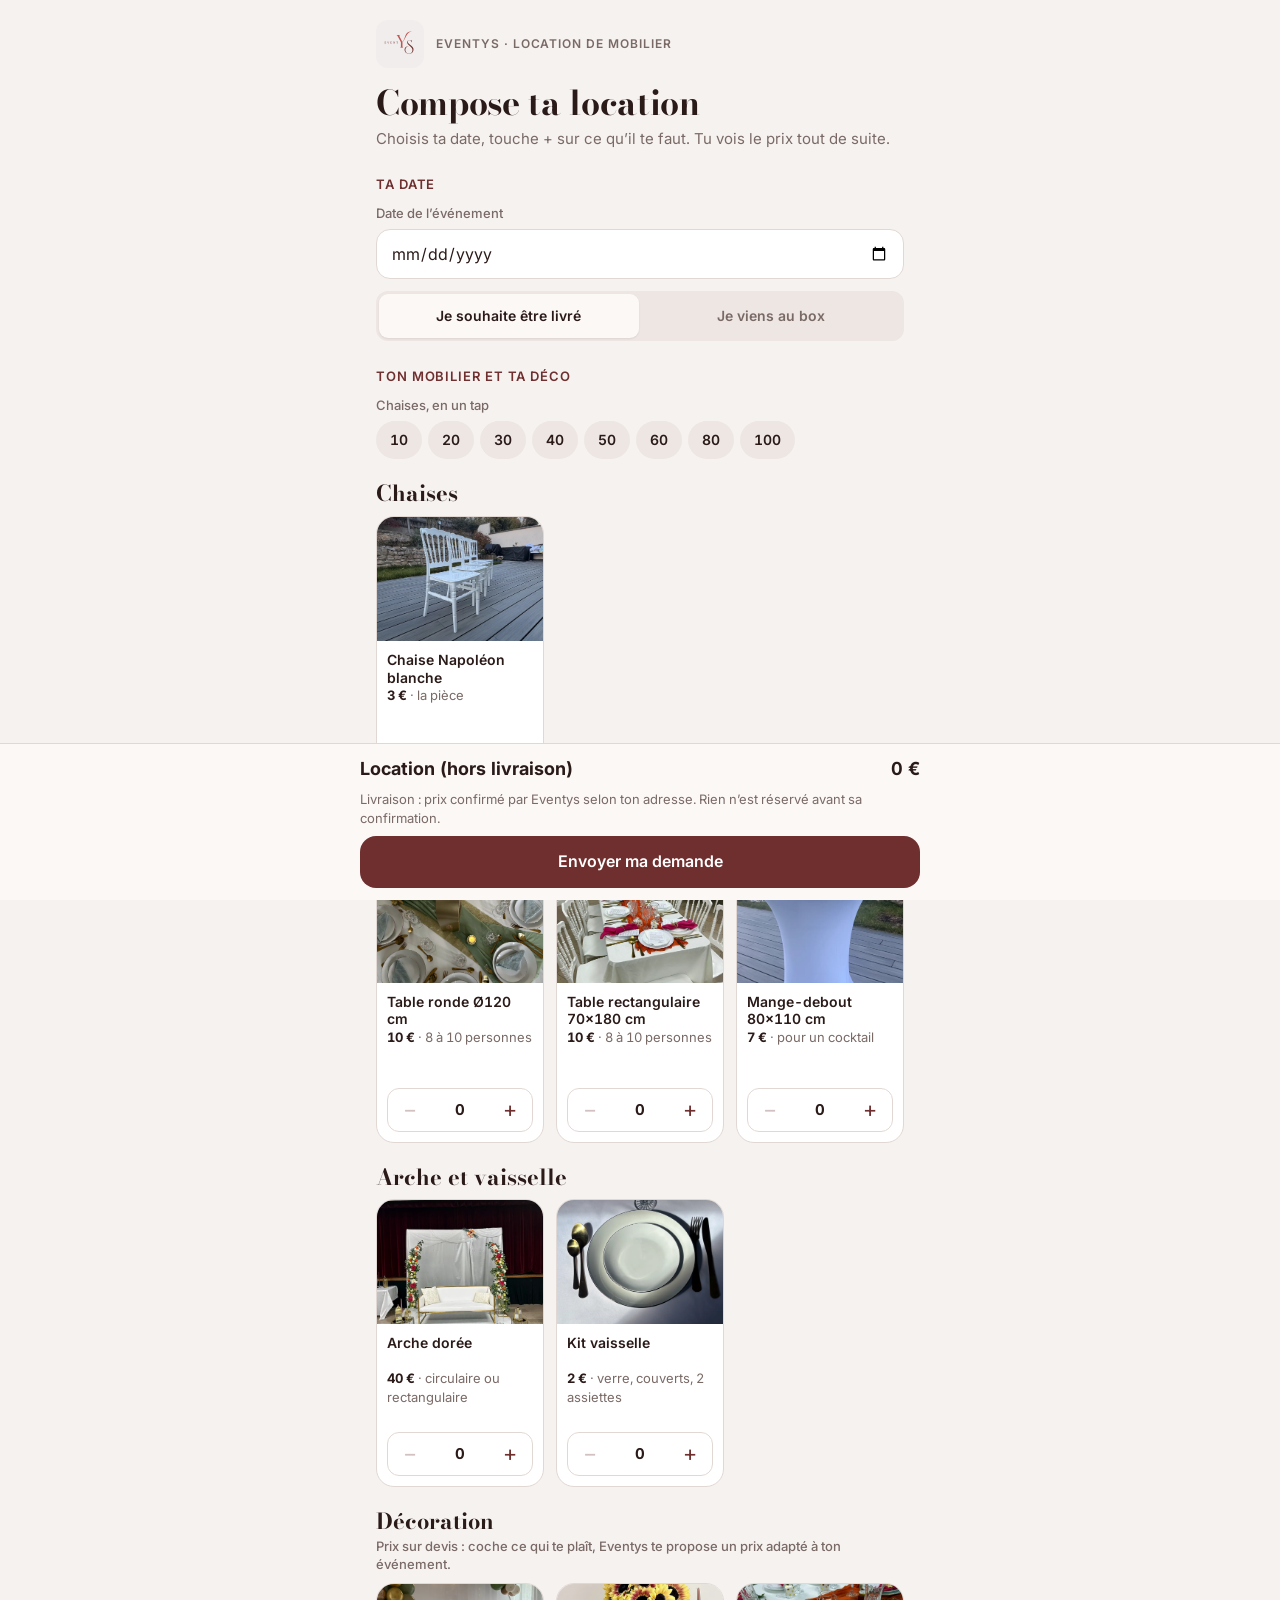
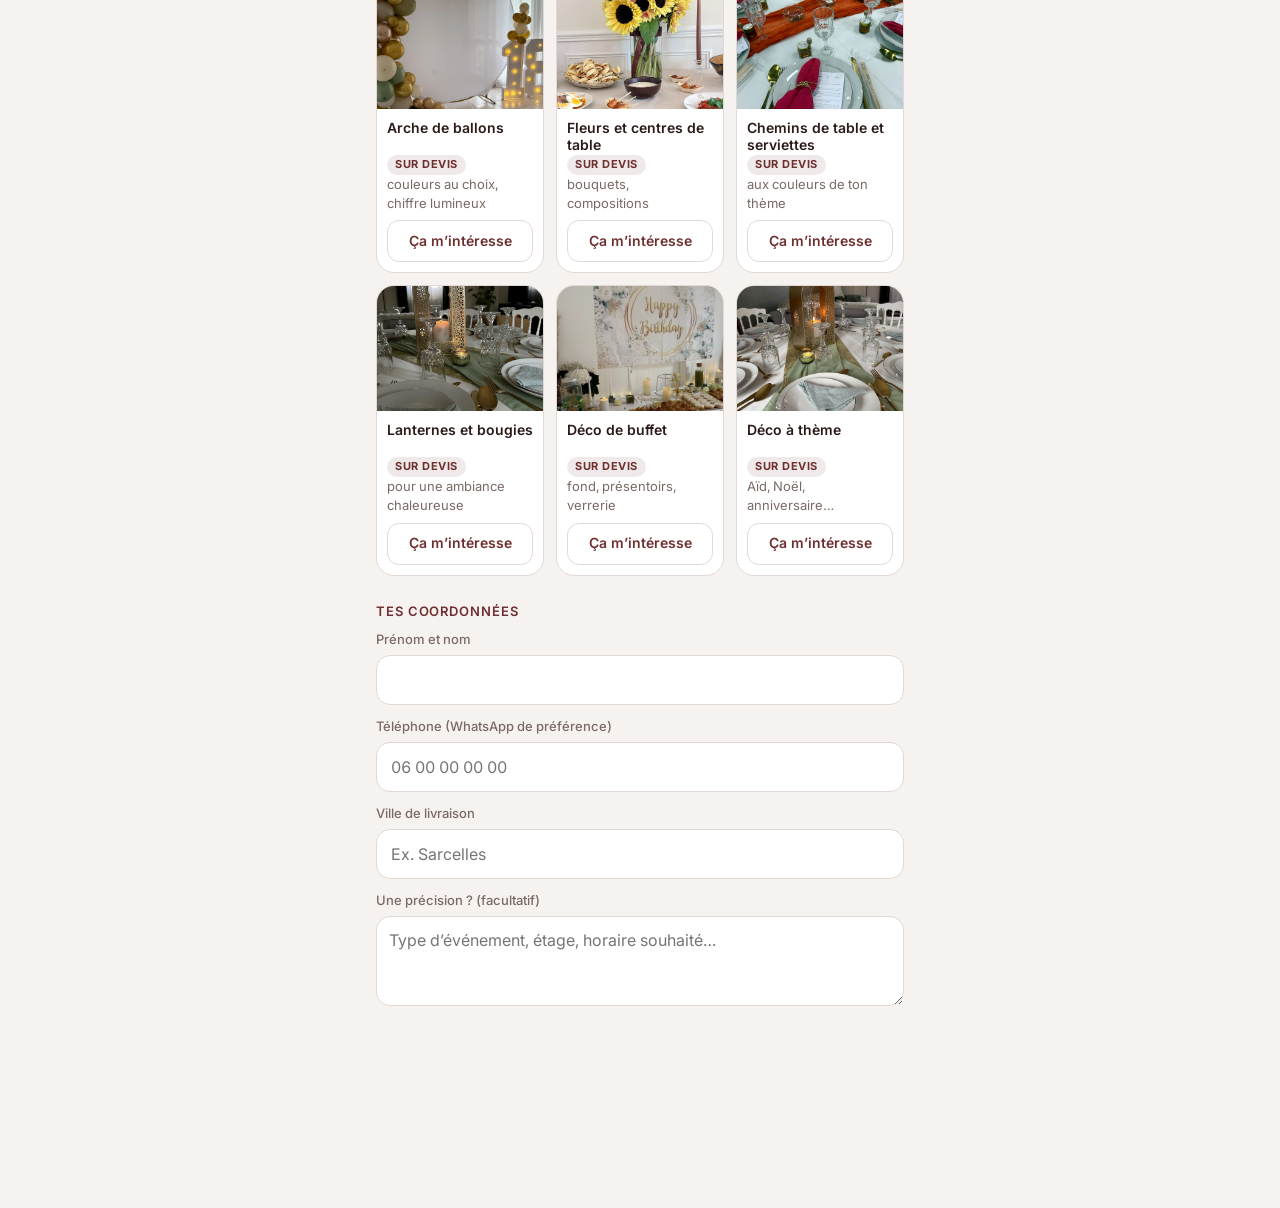
<file: reserver/index.html>
<!doctype html>
<html lang="fr">
<head>
<meta charset="utf-8">
<meta name="viewport" content="width=device-width,initial-scale=1,viewport-fit=cover">
<meta name="robots" content="noindex,nofollow,noarchive">
<title>Eventys · Compose ta location</title>
<meta name="description" content="Choisis ta date et ton mobilier, Eventys te répond avec un devis.">
<meta name="theme-color" content="#F6F2F0">
<meta name="format-detection" content="telephone=no">
<link rel="icon" href="/gestion/icone-192.png">
<link rel="apple-touch-icon" href="/gestion/icone-180.png">
<link rel="preconnect" href="https://fonts.googleapis.com">
<link rel="preconnect" href="https://fonts.gstatic.com" crossorigin>
<link rel="stylesheet" href="https://fonts.googleapis.com/css2?family=Bodoni+Moda:opsz,wght@6..96,500;6..96,700&family=Inter:wght@400;500;600;700&display=swap">
<style>
:root{
  --bg:#F6F2F0; --sheet:#FBF8F6; --card:#FFFFFF; --card2:#EDE6E2; --line:#E2D8D3; --ink:#2A1A18; --muted:#7A6A66;
  --accent:#6F2F2F; --accent-ink:#FFFFFF; --red:#AF4444; --good:#2F7D55; --warn:#9A6414; --bad:#B3362E;
  --font:'Inter',system-ui,-apple-system,'Segoe UI',sans-serif; --display:'Bodoni Moda','Didot',Georgia,serif;
}
*{box-sizing:border-box;-webkit-tap-highlight-color:transparent}
html{-webkit-text-size-adjust:100%}
body{margin:0;background:var(--bg);color:var(--ink);font:15px/1.45 var(--font);-webkit-font-smoothing:antialiased;font-variant-numeric:tabular-nums}
button{font:inherit;color:inherit;background:none;border:0;cursor:pointer;padding:0}
input,textarea{font:inherit;color:var(--ink)}
h1,h2,p{margin:0}
.wrap{max-width:560px;margin:0 auto;padding:20px max(16px,env(safe-area-inset-left,0px)) 190px max(16px,env(safe-area-inset-right,0px))}
.top{display:flex;align-items:center;gap:12px;margin-bottom:18px}
.top img{width:48px;height:48px;border-radius:12px}
.eyebrow{font-size:12px;font-weight:600;letter-spacing:.08em;text-transform:uppercase;color:var(--muted)}
h1{font:700 34px/1.05 var(--display);letter-spacing:-.01em;margin:4px 0 6px}
.lead{color:var(--muted)}
.sec{font-size:13px;font-weight:600;color:var(--accent);text-transform:uppercase;letter-spacing:.07em;margin:26px 0 10px}
.field{display:flex;flex-direction:column;gap:6px;margin-bottom:12px}
.field label{font-size:13px;color:var(--muted);font-weight:500}
.inp{height:50px;border:1px solid var(--line);background:var(--card);border-radius:14px;padding:0 14px;width:100%;min-width:0;font-size:16px}
textarea.inp{height:90px;padding:12px;resize:vertical}
.inp:focus-visible,button:focus-visible,a:focus-visible{outline:2px solid var(--accent);outline-offset:2px}
.seg{display:grid;grid-template-columns:1fr 1fr;background:var(--card2);border-radius:12px;padding:3px;gap:3px}
.seg button{padding:12px 6px;border-radius:9px;font-weight:600;font-size:14px;color:var(--muted);text-align:center}
.seg button[aria-pressed="true"]{background:var(--sheet);color:var(--ink);box-shadow:0 1px 2px rgba(0,0,0,.08)}
.qchips{display:flex;gap:6px;flex-wrap:wrap}
.qchips button{padding:9px 14px;border-radius:99px;background:var(--card2);font-weight:600;font-size:14px}
.qchips button[aria-pressed="true"]{background:var(--accent);color:var(--accent-ink)}
.grid{display:grid;grid-template-columns:1fr 1fr;gap:12px}
@media (min-width:520px){.grid{grid-template-columns:1fr 1fr 1fr}}
.cc{background:var(--card);border:1px solid var(--line);border-radius:18px;overflow:hidden;display:flex;flex-direction:column}
.cc.on{border-color:var(--accent);box-shadow:0 0 0 1px var(--accent)}
.ph{position:relative;aspect-ratio:4/3;overflow:hidden;flex:none;background:var(--card2);display:grid;place-items:center;color:var(--muted);font:700 28px var(--display)}
.ph img{position:absolute;inset:0;width:100%;height:100%;object-fit:cover;display:block}
.cb{padding:10px;display:flex;flex-direction:column;gap:8px;flex:1}
.cb .n{font-weight:600;font-size:14px;line-height:1.25;min-height:2.5em;display:-webkit-box;-webkit-line-clamp:2;-webkit-box-orient:vertical;overflow:hidden}
.cb .p{min-height:2.7em}
.cat{font:700 22px/1.1 var(--display);margin:22px 0 10px}
.cat small{display:block;font:500 13px/1.4 var(--font);color:var(--muted);margin-top:4px}
.tg{min-height:42px;border-radius:12px;border:1px solid var(--line);font-weight:600;font-size:14px;color:var(--accent);margin-top:auto;width:100%}
.tg[aria-pressed="true"]{background:var(--accent);border-color:var(--accent);color:var(--accent-ink)}
.badge{display:inline-block;font-size:11px;font-weight:700;letter-spacing:.05em;text-transform:uppercase;color:var(--accent);background:color-mix(in srgb,var(--accent) 10%,transparent);padding:2px 8px;border-radius:99px}
.cb .p{font-size:13px;color:var(--muted)}
.cb .p b{color:var(--ink)}
.left{font-size:12px;font-weight:600;color:var(--warn);min-height:1.4em}
.step{display:flex;align-items:center;justify-content:space-between;border:1px solid var(--line);border-radius:12px;overflow:hidden;margin-top:auto}
.step button{width:44px;height:42px;font-size:22px;color:var(--accent);text-align:center}
.step button:disabled{opacity:.3;cursor:default}
.step b{min-width:30px;text-align:center}
.tip{font-size:13px;border-radius:12px;padding:10px 12px;font-weight:500;background:color-mix(in srgb,var(--warn) 14%,transparent);color:var(--warn);margin-top:10px}
.tip.bad{background:color-mix(in srgb,var(--bad) 14%,transparent);color:var(--bad)}
.bar{position:fixed;left:0;right:0;bottom:0;background:var(--sheet);border-top:1px solid var(--line);padding:12px max(16px,env(safe-area-inset-left,0px)) calc(12px + env(safe-area-inset-bottom,0px));z-index:5}
.bar .in{max-width:560px;margin:0 auto;display:grid;gap:8px}
.tot{display:flex;justify-content:space-between;align-items:baseline;font-weight:700;font-size:18px}
.sm{font-size:13px}.mut{color:var(--muted)}
.btn{display:flex;align-items:center;justify-content:center;gap:8px;min-height:52px;border-radius:16px;font-weight:600;font-size:16px;background:var(--accent);color:var(--accent-ink);width:100%;text-decoration:none}
.btn:disabled{opacity:.55;cursor:default}
.btn.ghost{background:transparent;border:1px solid var(--line);color:var(--ink)}
.done{text-align:center;padding-top:40px}
.done h1{margin:18px 0 10px}
.recap{background:var(--card);border:1px solid var(--line);border-radius:16px;padding:14px;text-align:left;margin:18px 0;white-space:pre-wrap;font-size:14px}
.hp{position:absolute;left:-9999px;width:1px;height:1px;opacity:0}
</style>
</head>
<body>
<main class="wrap" id="app"><div class="mut" style="padding:40px 0;text-align:center">Chargement…</div></main>
<div class="bar" id="bar" hidden></div>
<script src="/gestion/catalogue.js"></script>
<script>
(function(){
'use strict';
/* Page client : le visiteur compose sa demande, elle arrive dans l'app de Yanis
   (« À traiter »). Il ne voit jamais les réservations des autres : seulement le
   stock restant pour sa date. Clé publique Supabase, faite pour être visible. */
var SB='https://qtktxkolgxytroblylae.supabase.co',KEY='sb_publishable_Wf4Qc4XkVxI9-5fnFoRoVg_1Yir0Jlt',WA='33687108927';
var CAT=window.EV_CAT,ITEMS=CAT.items;
var pad=function(n){return String(n).padStart(2,'0')};
var iso=function(d){return d.getFullYear()+'-'+pad(d.getMonth()+1)+'-'+pad(d.getDate())};
var today=iso(new Date()),maxD=(function(){var d=new Date();d.setDate(d.getDate()+730);return iso(d)})();
var S={date:'',mode:'livraison',items:{},deco:[],nom:'',tel:'',ville:'',note:'',tarifs:{hiver:false,livPub:false,livMin:60},dispo:null,busy:false,err:'',sent:null};
var $=function(s){return document.querySelector(s)};
var esc=function(s){return String(s).replace(/[&<>"]/g,function(c){return{'&':'&amp;','<':'&lt;','>':'&gt;','"':'&quot;'}[c]})};
var eur=function(n){return Math.round(n).toLocaleString('fr-FR')+' €'};
var price=function(it){return it.k==='chaise'&&S.tarifs.hiver?CAT.hiverChaise:it.p};
var loc=function(){return ITEMS.reduce(function(t,it){return t+(S.items[it.k]||0)*price(it)},0)};
var count=function(){return ITEMS.reduce(function(t,it){return t+(S.items[it.k]||0)},0)};
var DECO=CAT.deco||[],hasD=function(k){return S.deco.indexOf(k)>=0};
var left=function(it){if(!it.stock)return null;if(!S.dispo)return it.stock;return Math.max(0,it.stock-(S.dispo[it.k]||0))};
function rpc(fn,args){return fetch(SB+'/rest/v1/rpc/'+fn,{method:'POST',headers:{'apikey':KEY,'Authorization':'Bearer '+KEY,'Content-Type':'application/json'},body:JSON.stringify(args||{})})
  .then(function(r){return r.text().then(function(t){var j=t?JSON.parse(t):null;if(!r.ok)throw new Error(j&&j.message||('HTTP '+r.status));return j})})}
var fdate=function(s){return new Date(s+'T12:00:00').toLocaleDateString('fr-FR',{weekday:'long',day:'numeric',month:'long'})};

function card(it){
  var q=S.items[it.k]||0,l=left(it),max=l===null?500:l;
  return '<div class="cc'+(q?' on':'')+'"><div class="ph">'+(it.img?'<img src="/assets/img/'+it.img+'" alt="'+esc(it.n)+'" loading="lazy">':esc(it.n.charAt(0)))+'</div>'
   +'<div class="cb"><div><div class="n">'+esc(it.n)+'</div><div class="p"><b>'+eur(price(it))+'</b>'+(it.s?' · '+esc(it.s):'')+'</div>'
   +'<div class="left">'+(S.date&&l!==null&&l<it.stock?(l?'Plus que '+l+' ce jour-là':'Complet ce jour-là'):'')+'</div></div>'
   +'<div class="step"><button data-a="step" data-k="'+it.k+'" data-d="-1" '+(q?'':'disabled')+' aria-label="Retirer">−</button><b>'+q+'</b><button data-a="step" data-k="'+it.k+'" data-d="1" '+(q>=max?'disabled':'')+' aria-label="Ajouter">+</button></div></div></div>';
}
function dcard(d){
  var on=hasD(d.k);
  return '<div class="cc'+(on?' on':'')+'"><div class="ph"><img src="/assets/img/'+d.img+'" alt="'+esc(d.n)+'" loading="lazy"></div>'
   +'<div class="cb"><div><div class="n">'+esc(d.n)+'</div><div class="p"><span class="badge">Sur devis</span><br>'+esc(d.s)+'</div></div>'
   +'<button class="tg" data-a="deco" data-k="'+d.k+'" aria-pressed="'+on+'">'+(on?'✓ Ajouté':'Ça m’intéresse')+'</button></div></div>';
}
function render(){
  if(S.sent){
    var msg='Bonjour, je viens d’envoyer une demande sur ton site pour le '+fdate(S.sent.date)+' ('+S.sent.txt+').';
    $('#app').innerHTML='<div class="done"><img src="/gestion/icone-192.png" alt="" width="72" height="72" style="border-radius:18px"><h1>Demande envoyée</h1><p class="mut">Merci '+esc(S.sent.nom)+' ! Eventys la reçoit tout de suite et te répond avec un devis, en général dans la journée. Rien n’est réservé avant sa confirmation.</p>'
     +'<div class="recap">'+esc(S.sent.recap)+'</div><a class="btn" href="https://wa.me/'+WA+'?text='+encodeURIComponent(msg)+'" target="_blank" rel="noopener">Prévenir Eventys sur WhatsApp</a>'
     +'<p class="sm mut" style="margin-top:12px">Facultatif : ta demande est déjà arrivée.</p></div>';
    $('#bar').hidden=true;return;
  }
  var chair=S.items.chaise||0,L=S.mode==='livraison';
  var h='<div class="top"><img src="/gestion/icone-192.png" alt="Eventys"><div><div class="eyebrow">Eventys · location de mobilier</div></div></div>'
   +'<h1>Compose ta location</h1><p class="lead">Choisis ta date, touche + sur ce qu’il te faut. Tu vois le prix tout de suite.</p>'
   +'<div class="sec">Ta date</div><div class="field"><label for="f-date">Date de l’événement</label><input class="inp" type="date" id="f-date" min="'+today+'" max="'+maxD+'" value="'+S.date+'"></div>'
   +'<div class="seg"><button data-a="mode" data-v="livraison" aria-pressed="'+L+'">Je souhaite être livré</button><button data-a="mode" data-v="retrait" aria-pressed="'+!L+'">Je viens au box</button></div>'
   +(L?'':'<p class="sm mut" style="margin-top:8px">Retrait au box à Soisy-sous-Montmorency (95), gratuit.</p>')
   +'<div class="sec">Ton mobilier et ta déco</div><div class="field"><label>Chaises, en un tap</label><div class="qchips">'+[10,20,30,40,50,60,80,100].map(function(n){return '<button data-a="q" data-n="'+n+'" aria-pressed="'+(chair===n)+'">'+n+'</button>'}).join('')+'</div></div>'
   +(CAT.cats||[{k:'',n:''}]).map(function(c){var its=ITEMS.filter(function(i){return !c.k||i.cat===c.k});return its.length?'<h2 class="cat">'+esc(c.n)+'</h2><div class="grid">'+its.map(card).join('')+'</div>':''}).join('')
   +(DECO.length?'<h2 class="cat">Décoration<small>Prix sur devis : coche ce qui te plaît, Eventys te propose un prix adapté à ton événement.</small></h2><div class="grid">'+DECO.map(dcard).join('')+'</div>':'')
   +'<div class="sec">Tes coordonnées</div>'
   +'<div class="field"><label for="f-nom">Prénom et nom</label><input class="inp" id="f-nom" autocomplete="name" maxlength="80" value="'+esc(S.nom)+'"></div>'
   +'<div class="field"><label for="f-tel">Téléphone (WhatsApp de préférence)</label><input class="inp" id="f-tel" type="tel" inputmode="tel" autocomplete="tel" maxlength="30" placeholder="06 00 00 00 00" value="'+esc(S.tel)+'"></div>'
   +(L?'<div class="field"><label for="f-ville">Ville de livraison</label><input class="inp" id="f-ville" autocomplete="address-level2" maxlength="80" placeholder="Ex. Sarcelles" value="'+esc(S.ville)+'"></div>':'')
   +'<div class="field"><label for="f-note">Une précision ? (facultatif)</label><textarea class="inp" id="f-note" maxlength="300" placeholder="Type d’événement, étage, horaire souhaité…">'+esc(S.note)+'</textarea></div>'
   +'<input class="hp" id="f-hp" tabindex="-1" autocomplete="off" aria-hidden="true">'
   +(S.err?'<div class="tip bad" role="alert">'+esc(S.err)+'</div>':'');
  $('#app').innerHTML=h;
  var est=loc()+(L&&S.tarifs.livPub?S.tarifs.livMin:0);
  $('#bar').hidden=false;
  $('#bar').innerHTML='<div class="in"><div class="tot"><span>'+(L&&!S.tarifs.livPub?'Location (hors livraison)':'Estimation')+'</span><span>'+(L&&S.tarifs.livPub?'dès ':'')+eur(est)+'</span></div>'
   +'<div class="sm mut">'+(L?(S.tarifs.livPub?'Livraison à partir de '+eur(S.tarifs.livMin)+'. ':'Livraison : prix confirmé par Eventys selon ton adresse. '):'Retrait au box : gratuit. ')+'Rien n’est réservé avant sa confirmation.</div>'
   +'<button class="btn" data-a="send" '+(S.busy?'disabled':'')+'>'+(S.busy?'Envoi…':'Envoyer ma demande')+'</button></div>';
}
function loadDispo(){
  var d=S.date;if(!d){S.dispo=null;render();return}
  rpc('dispo',{p_date:d}).then(function(j){if(S.date===d){S.dispo=j||{};
    ITEMS.forEach(function(it){var l=left(it);if(l!==null&&(S.items[it.k]||0)>l)S.items[it.k]=l});render()}}).catch(function(){S.dispo=null;render()});
}
document.addEventListener('click',function(e){
  var b=e.target.closest('[data-a]');if(!b)return;var a=b.dataset.a;
  if(a==='mode'){S.mode=b.dataset.v;render()}
  else if(a==='q'){var it=ITEMS[0],l=left(it);S.items.chaise=l===null?+b.dataset.n:Math.min(+b.dataset.n,l);render()}
  else if(a==='step'){var k=b.dataset.k,itm=ITEMS.filter(function(i){return i.k===k})[0],lim=left(itm);var v=Math.max(0,(S.items[k]||0)+(+b.dataset.d));if(lim!==null)v=Math.min(v,lim);S.items[k]=v;render()}
  else if(a==='deco'){var k2=b.dataset.k;S.deco=hasD(k2)?S.deco.filter(function(x){return x!==k2}):S.deco.concat([k2]);render()}
  else if(a==='send')send();
});
document.addEventListener('input',function(e){var id=e.target.id,v=e.target.value;
  if(id==='f-nom')S.nom=v;else if(id==='f-tel')S.tel=v;else if(id==='f-ville')S.ville=v;else if(id==='f-note')S.note=v;
  else if(id==='f-date'){S.date=v;loadDispo()}});
function send(){
  if(S.busy)return;S.err='';
  var digits=S.tel.replace(/\D/g,'');
  if($('#f-hp')&&$('#f-hp').value){S.sent={nom:S.nom,date:S.date,txt:'',recap:''};render();return}
  if(!S.date||S.date<today)S.err='Choisis la date de ton événement.';
  else if(!count()&&!S.deco.length)S.err='Ajoute au moins un article avec le bouton +, ou une déco.';
  else if(!S.nom.trim())S.err='Indique ton prénom.';
  else if(digits.length<9)S.err='Indique un numéro de téléphone valide.';
  else if(S.mode==='livraison'&&!S.ville.trim())S.err='Indique la ville de livraison.';
  if(S.err){render();var el=document.querySelector('.tip.bad');if(el)el.scrollIntoView({behavior:'smooth',block:'center'});return}
  var items={};ITEMS.forEach(function(it){if(S.items[it.k])items[it.k]=S.items[it.k]});
  S.busy=true;render();
  rpc('demande_client',{p_nom:S.nom.trim(),p_tel:S.tel.trim(),p_date:S.date,p_mode:S.mode,p_ville:S.mode==='livraison'?S.ville.trim():'',p_items:items,p_note:S.note.trim(),p_deco:S.deco})
   .then(function(){
     var lines=ITEMS.filter(function(it){return items[it.k]}).map(function(it){return items[it.k]+' × '+it.n});
     DECO.forEach(function(d){if(hasD(d.k))lines.push('Déco : '+d.n+' (sur devis)')});
     S.sent={nom:S.nom.trim().split(' ')[0],date:S.date,txt:lines.join(', '),
       recap:cap(fdate(S.date))+'\n'+lines.join('\n')+'\n'+(S.mode==='livraison'?'Livraison à '+S.ville.trim():'Retrait au box')+'\nLocation : '+eur(loc())+(S.mode==='livraison'?' (hors livraison)':'')};
     S.busy=false;render();window.scrollTo(0,0)})
   .catch(function(err){S.busy=false;S.err=/trop de demandes/.test(err.message)?'Beaucoup de demandes en ce moment : réessaie dans un moment, ou écris à Eventys sur WhatsApp.':'L’envoi n’a pas marché. Vérifie ta connexion, ou écris directement à Eventys sur WhatsApp au 06 87 10 89 27.';render()});
}
var cap=function(s){return s.charAt(0).toUpperCase()+s.slice(1)};
render();
rpc('tarifs_publics').then(function(t){if(t)S.tarifs=t;render()}).catch(function(){});
})();
</script>
</body>
</html>
</file>
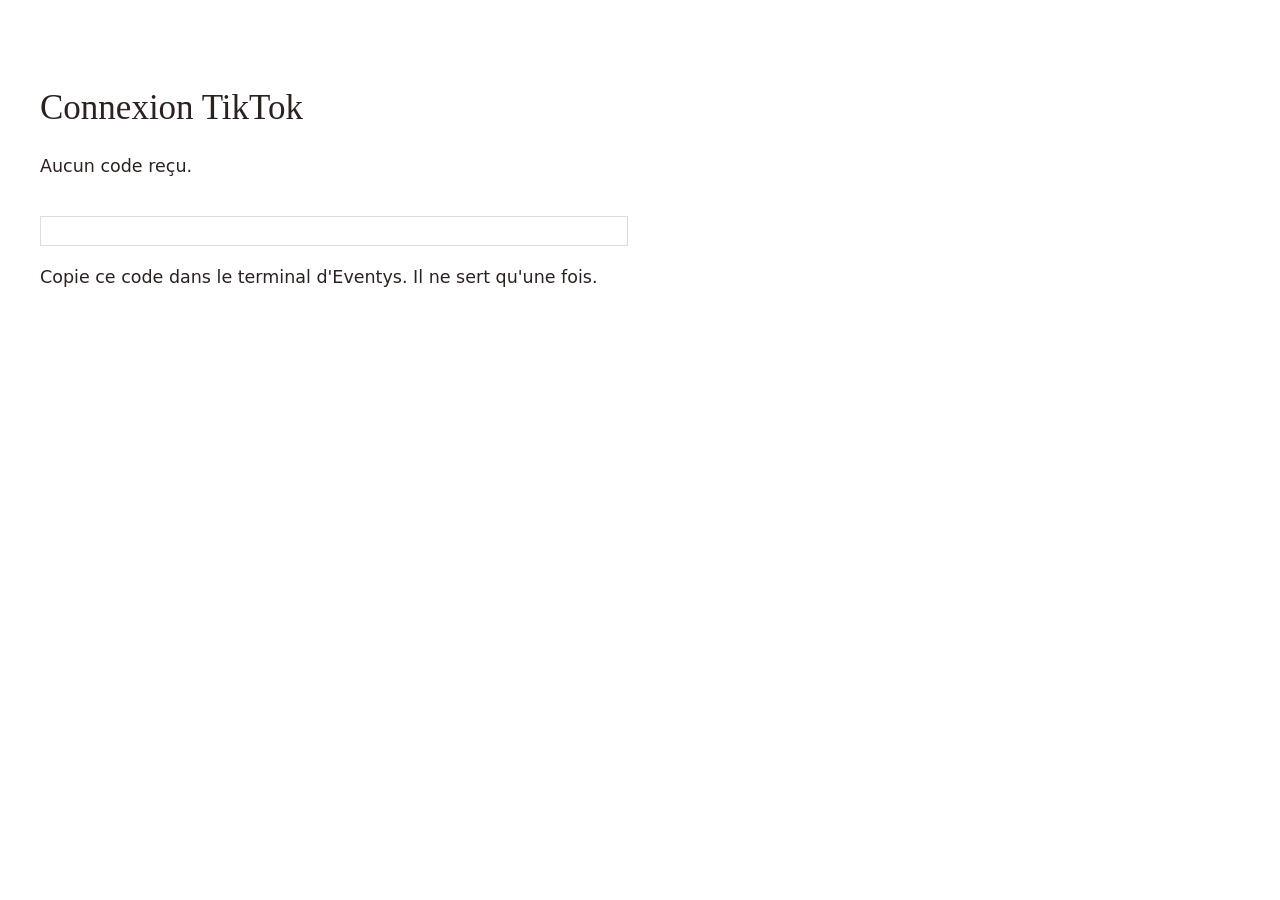
<file: callback.html>
<!doctype html>
<html lang="fr">
<head>
<meta charset="utf-8">
<meta name="viewport" content="width=device-width, initial-scale=1">
<title>Connexion TikTok | Eventys</title>
<meta name="robots" content="noindex">
<link rel="icon" href="/assets/img/logo.png">
<link rel="stylesheet" href="/assets/css/style.css">
<style>
  main { padding: var(--bloc) var(--marge); max-width: 60ch; display: grid; gap: 18px; }
  code { word-break: break-all; display: block; padding: 14px; background: #fff; border: 1px solid #ddd; }
</style>
</head>
<body>
<main>
  <h1>Connexion TikTok</h1>
  <p id="msg">Aucun code reçu.</p>
  <code id="code" hidden></code>
  <p>Copie ce code dans le terminal d'Eventys. Il ne sert qu'une fois.</p>
</main>
<script>
  const p = new URLSearchParams(location.search);
  const c = p.get('code');
  if (c) {
    document.getElementById('msg').textContent = 'Code de connexion :';
    const el = document.getElementById('code'); el.textContent = c; el.hidden = false;
  } else if (p.get('error')) {
    document.getElementById('msg').textContent = 'Refusé : ' + p.get('error');
  }
</script>
</body>
</html>
</file>
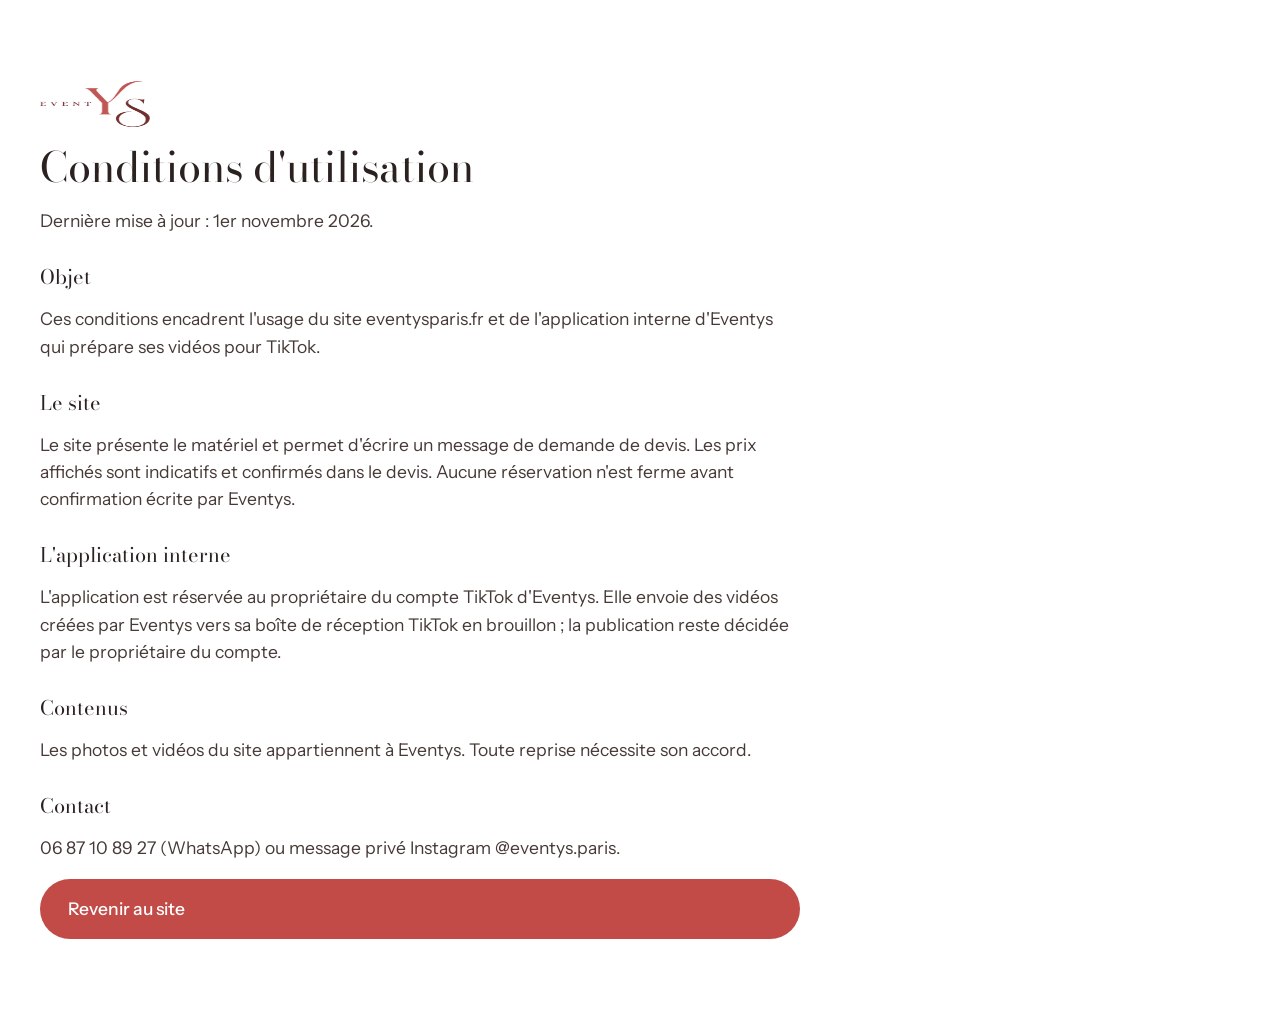
<file: conditions.html>
<!doctype html>
<html lang="fr">
<head>
<meta charset="utf-8">
<meta name="viewport" content="width=device-width, initial-scale=1">
<title>Conditions d'utilisation | Eventys</title>
<meta name="description" content="Conditions d'utilisation du site et des outils Eventys, location de mobilier événementiel en Île-de-France.">
<link rel="canonical" href="https://eventysparis.fr/conditions">
<link rel="icon" href="/assets/img/logo.png">
<link rel="preconnect" href="https://fonts.googleapis.com">
<link rel="preconnect" href="https://fonts.gstatic.com" crossorigin>
<link href="https://fonts.googleapis.com/css2?family=Bodoni+Moda:opsz,wght@6..96,400&family=Instrument+Sans:wght@400;500&display=swap" rel="stylesheet">
<link rel="stylesheet" href="/assets/css/style.css">
<style>
  .texte { padding: var(--bloc) var(--marge); max-width: 70ch; display: grid; gap: 18px; }
  .texte h1 { font-family: var(--titre); font-size: var(--t2); line-height: 1.06; }
  .texte h2 { font-family: var(--titre); font-size: var(--t3); margin-top: 14px; }
  .texte p, .texte li { color: var(--encre-2); font-size: var(--t4); margin: 0; }
  .texte ul { margin: 0; padding-left: 1.2em; display: grid; gap: 6px; }
</style>
</head>
<body>
<main class="texte">
  <a href="/"><img src="/assets/img/logo.png" alt="Eventys" width="110" height="46"></a>
  <h1>Conditions d'utilisation</h1>
  <p>Dernière mise à jour : 1er novembre 2026.</p>
  <h2>Objet</h2>
  <p>Ces conditions encadrent l'usage du site eventysparis.fr et de l'application interne d'Eventys qui prépare ses vidéos pour TikTok.</p>
  <h2>Le site</h2>
  <p>Le site présente le matériel et permet d'écrire un message de demande de devis. Les prix affichés sont indicatifs et confirmés dans le devis. Aucune réservation n'est ferme avant confirmation écrite par Eventys.</p>
  <h2>L'application interne</h2>
  <p>L'application est réservée au propriétaire du compte TikTok d'Eventys. Elle envoie des vidéos créées par Eventys vers sa boîte de réception TikTok en brouillon ; la publication reste décidée par le propriétaire du compte.</p>
  <h2>Contenus</h2>
  <p>Les photos et vidéos du site appartiennent à Eventys. Toute reprise nécessite son accord.</p>
  <h2>Contact</h2>
  <p>06 87 10 89 27 (WhatsApp) ou message privé Instagram @eventys.paris.</p>

  <a class="bouton" href="/">Revenir au site</a>
</main>
</body>
</html>
</file>
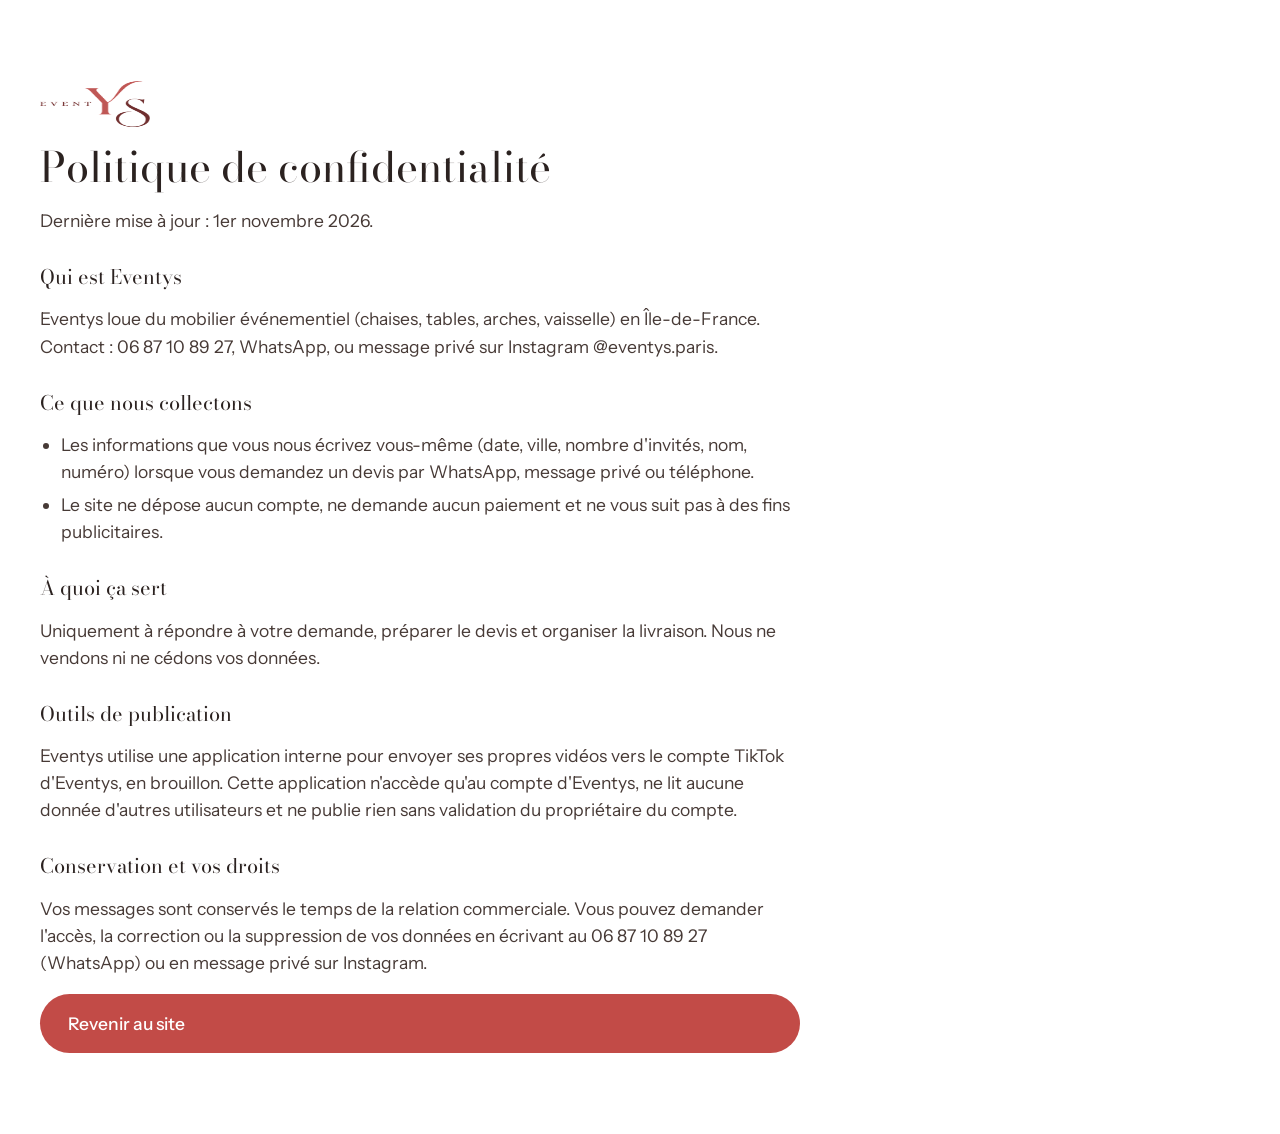
<file: confidentialite.html>
<!doctype html>
<html lang="fr">
<head>
<meta charset="utf-8">
<meta name="viewport" content="width=device-width, initial-scale=1">
<title>Politique de confidentialité | Eventys</title>
<meta name="description" content="Politique de confidentialité du site et des outils Eventys, location de mobilier événementiel en Île-de-France.">
<link rel="canonical" href="https://eventysparis.fr/confidentialite">
<link rel="icon" href="/assets/img/logo.png">
<link rel="preconnect" href="https://fonts.googleapis.com">
<link rel="preconnect" href="https://fonts.gstatic.com" crossorigin>
<link href="https://fonts.googleapis.com/css2?family=Bodoni+Moda:opsz,wght@6..96,400&family=Instrument+Sans:wght@400;500&display=swap" rel="stylesheet">
<link rel="stylesheet" href="/assets/css/style.css">
<style>
  .texte { padding: var(--bloc) var(--marge); max-width: 70ch; display: grid; gap: 18px; }
  .texte h1 { font-family: var(--titre); font-size: var(--t2); line-height: 1.06; }
  .texte h2 { font-family: var(--titre); font-size: var(--t3); margin-top: 14px; }
  .texte p, .texte li { color: var(--encre-2); font-size: var(--t4); margin: 0; }
  .texte ul { margin: 0; padding-left: 1.2em; display: grid; gap: 6px; }
</style>
</head>
<body>
<main class="texte">
  <a href="/"><img src="/assets/img/logo.png" alt="Eventys" width="110" height="46"></a>
  <h1>Politique de confidentialité</h1>
  <p>Dernière mise à jour : 1er novembre 2026.</p>
  <h2>Qui est Eventys</h2>
  <p>Eventys loue du mobilier événementiel (chaises, tables, arches, vaisselle) en Île-de-France. Contact : 06 87 10 89 27, WhatsApp, ou message privé sur Instagram @eventys.paris.</p>
  <h2>Ce que nous collectons</h2>
  <ul>
    <li>Les informations que vous nous écrivez vous-même (date, ville, nombre d'invités, nom, numéro) lorsque vous demandez un devis par WhatsApp, message privé ou téléphone.</li>
    <li>Le site ne dépose aucun compte, ne demande aucun paiement et ne vous suit pas à des fins publicitaires.</li>
  </ul>
  <h2>À quoi ça sert</h2>
  <p>Uniquement à répondre à votre demande, préparer le devis et organiser la livraison. Nous ne vendons ni ne cédons vos données.</p>
  <h2>Outils de publication</h2>
  <p>Eventys utilise une application interne pour envoyer ses propres vidéos vers le compte TikTok d'Eventys, en brouillon. Cette application n'accède qu'au compte d'Eventys, ne lit aucune donnée d'autres utilisateurs et ne publie rien sans validation du propriétaire du compte.</p>
  <h2>Conservation et vos droits</h2>
  <p>Vos messages sont conservés le temps de la relation commerciale. Vous pouvez demander l'accès, la correction ou la suppression de vos données en écrivant au 06 87 10 89 27 (WhatsApp) ou en message privé sur Instagram.</p>

  <a class="bouton" href="/">Revenir au site</a>
</main>
</body>
</html>
</file>
<file: assets/css/style.css>
/* =====================================================================
   EVENTYS — feuille de style unique.

   Charte reprise des affiches de Yanis : crème, bordeaux, rouge
   terracotta, titres en Didone (Bodoni Moda à l'écran, équivalent du
   Bodoni MT des vidéos).

   Refonte du 2026-10-22, après audit : cinq photos sur toute la page,
   un seul espacement de section, trois tailles de titre rapprochées,
   une seule liste de prix. Pas d'ombre, pas de coins arrondis, pas de
   filet, pas de dégradé (sauf le voile de l'accroche).
   ===================================================================== */

:root {
  /* Fond blanc franc, et l'accent pris sur le logo (le Y terracotta,
     #BF5755) plutôt que sur le bordeaux sombre : la page est plus claire
     et la couleur plus vive. Le bordeaux reste pour les deux bandes
     pleines, qui tiennent la page aux deux bouts. */
  --creme:      #FFFFFF;
  --creme-2:    #FAF6F5;
  --bordeaux:   #6F2F2F;
  --accent:     #C24B47;
  --accent-2:   #A93A36;
  --rouge:      #BF5755;
  --encre:      #2B2220;
  --encre-2:    #473A36;   /* texte secondaire, mais lisible */
  --encre-doux: #6A5B56;   /* étiquettes seulement */

  --marge: clamp(16px, 4vw, 40px);
  --bloc: clamp(56px, 9vh, 104px);   /* le SEUL espacement de section */
  --large: 1360px;

  --t1: clamp(3.6rem, 15vw, 9rem);    /* le titre de l'accroche */
  --t2: clamp(1.9rem, 3.4vw, 2.6rem); /* les titres de section */
  --t3: 1.25rem;                      /* sous-titres, noms d'article */
  --t4: 1.09375rem;                   /* le texte courant (17,5 px) */
  --t5: 0.875rem;                     /* légendes et étiquettes */

  --titre: "Bodoni Moda", "Bodoni MT", Didot, "Times New Roman", serif;
  --texte: "Instrument Sans", "Segoe UI", system-ui, sans-serif;
}

* { box-sizing: border-box; }

html { scroll-behavior: smooth; scroll-padding-top: 84px; }
@media (prefers-reduced-motion: reduce) { html { scroll-behavior: auto; } }

body {
  margin: 0;
  background: var(--creme);
  color: var(--encre);
  font-family: var(--texte);
  font-size: var(--t4);
  line-height: 1.55;
  -webkit-font-smoothing: antialiased;
  overflow-x: hidden;
}

h1, h2, h3 { font-family: var(--titre); font-weight: 400; margin: 0; }
h2 { font-size: var(--t2); line-height: 1.06; }
p { margin: 0 0 1em; }
img, video { display: block; max-width: 100%; }
a { color: inherit; }

.saute {
  position: absolute; left: -999px; top: 0; z-index: 99;
  background: var(--bordeaux); color: var(--creme); padding: 12px 18px;
}
.saute:focus { left: 0; }

/* lu par les lecteurs d'écran et les moteurs, invisible à l'œil :
   sert à dire en clair ce que le grand titre dit en deux mots. */
.lu-seul {
  position: absolute; width: 1px; height: 1px;  /* taste-skill-ignore : ce n'est pas un filet, c'est du texte cache */
  margin: -1px; padding: 0; border: 0;
  overflow: hidden; clip-path: inset(50%); white-space: nowrap;
}
:focus-visible { outline: 3px solid var(--rouge); outline-offset: 3px; }

/* ---------- briques communes ---------- */
.bouton {
  display: inline-block;
  background: var(--accent); color: #fff;
  font-family: var(--texte); font-size: var(--t4); font-weight: 500;
  padding: 16px 28px; border-radius: 999px;
  text-decoration: none; border: 0; cursor: pointer;
  transition: background .25s ease, transform .25s ease;
}
.bouton:hover { background: var(--accent-2); transform: translateY(-2px); }
.bouton--petit { padding: 11px 18px; font-size: var(--t5); }
/* sur la photo de l'accroche : un contour fin plutôt qu'un bloc plein */
.bouton--fin {
  background: transparent;
  border-radius: 999px;
  color: #fff;
  border: 1px solid rgba(255, 255, 255, .7);
  padding: 13px 22px;
  font-size: var(--t5);
  letter-spacing: .04em;
  text-transform: uppercase;
}
.bouton--fin:hover { background: #fff; color: var(--encre); border-color: #fff; }
.bouton--wa { display: block; width: 100%; text-align: center; padding: 20px 26px; }

.lien {
  background: none; border: 0; padding: 0;
  font-family: var(--texte); font-size: var(--t5); color: var(--accent-2);
  text-decoration: underline; text-underline-offset: 4px;
  text-decoration-thickness: 2px; cursor: pointer;
}
.lien:hover { color: var(--accent); }
.lien--centre { display: block; margin: 14px auto 0; }

.carre {
  width: 48px; height: 48px; flex: 0 0 48px;
  background: var(--accent); color: #fff;
  border: 0; font-size: var(--t3); cursor: pointer;
  transition: background .2s ease;
}
.carre:hover { background: var(--accent-2); }

.label {
  display: block; font-size: var(--t5); font-weight: 600;
  margin-bottom: 12px;
}

/* entrées au défilement */
.entre { opacity: 0; transform: translateY(14px); transition: opacity .6s ease, transform .6s ease; }
.est-entre { opacity: 1; transform: none; }
@media (prefers-reduced-motion: reduce) {
  .entre { opacity: 1; transform: none; transition: none; }
}
body.tout-visible .entre { opacity: 1; transform: none; transition: none; }

/* =====================================================================
   BARRE HAUTE
   ===================================================================== */
.barre-haute {
  position: fixed; top: 0; left: 0; right: 0; z-index: 50;
  display: flex; align-items: center; gap: 24px;
  padding: 12px var(--marge);
  background: var(--creme);
  transform: translateY(-100%);
  transition: transform .4s ease;
}
.barre-haute.est-visible { transform: none; }
.barre-haute__logo { margin-right: auto; display: block; }
.barre-haute__logo img { height: 32px; width: auto; }
.barre-haute nav a { font-size: var(--t5); text-decoration: none; }
.barre-haute nav a:hover { color: var(--accent-2); text-decoration: underline; text-underline-offset: 5px; }

/* =====================================================================
   1. ACCROCHE
   ===================================================================== */
.hero {
  position: relative;
  height: 100svh;
  display: grid;
  grid-template-rows: auto 1fr auto;
  padding: 24px var(--marge);
  overflow: hidden;
  color: #fff;
}
/* La vidéo est plus haute que l'accroche : c'est cette réserve qui lui
   permet de glisser sans jamais découvrir le bas du cadre (la barre grise
   qu'on voyait en défilant). */
.hero__media {
  position: absolute; left: 0; right: 0; top: -9%;
  width: 100%; height: 118%;
  object-fit: cover;
  transform: translateY(calc(var(--glisse, 0px) * -1));
  z-index: 0;
}
.hero__scrim {
  position: absolute; inset: 0; z-index: 1;
  /* taste-skill-ignore : voile neutre sous le titre, seule exception admise */
  background:
    linear-gradient(to right, rgba(18,12,11,.62) 0 26%, rgba(18,12,11,0) 64%), /* taste-skill-ignore */
    linear-gradient(to bottom, rgba(18,12,11,.42) 0 18%, rgba(18,12,11,0) 42%), /* taste-skill-ignore */
    linear-gradient(to top, rgba(18,12,11,.5) 0 28%, rgba(18,12,11,0) 56%); /* taste-skill-ignore */
}
.hero__nav, .hero__dit { position: relative; z-index: 2; }

.hero__nav {
  grid-row: 1;
  display: flex; align-items: center; gap: 24px;
  justify-content: flex-end;
  font-size: var(--t5);
}
.hero__nav a { text-decoration: none; }
.hero__nav a:hover { text-decoration: underline; text-underline-offset: 5px; }
.hero__logo { height: 38px; width: auto; margin-right: auto; flex: 0 0 auto; filter: brightness(0) invert(1); }

/* le titre occupe la hauteur de l'accroche : une ligne en haut, une en bas */
.hero__title {
  position: absolute;
  inset: 24px var(--marge);
  z-index: 2;
  display: grid; grid-template-rows: auto 1fr auto;
  margin: 0;
  font-size: var(--t1); line-height: .9;
  pointer-events: none;
}
.masque {
  display: block;
  overflow: hidden;      /* c'est lui qui masque la ligne avant qu'elle monte */
  font-size: var(--t1); line-height: 1;
  /* sans cette marge intérieure, le masque coupe l'accent de MONTÉ */
  padding-top: .14em; margin-top: -.14em;
  font-family: var(--titre);
}
.masque:nth-of-type(1) { grid-row: 1; align-self: start; margin-top: 46px; }
.masque:nth-of-type(2) { grid-row: 3; justify-self: end; padding-right: .06em; }
.masque__l {
  display: block;
  transform: translateY(105%);
  transition: transform .9s cubic-bezier(.16,.84,.24,1);
  transition-delay: var(--d, 0ms);
}
.pret .masque__l { transform: translateY(0); }
@media (prefers-reduced-motion: reduce) { .masque__l { transform: none; transition: none; } }

/* pas de cadre sur la photo : le texte s'appuie sur le voile du bord gauche,
   qui descend du haut vers le bas de l'image. */
.hero__dit {
  grid-row: 2; align-self: center;
  justify-self: start;
  max-width: 27ch;
}
.hero__dit p { font-size: var(--t4); line-height: 1.5; margin-bottom: 18px; }
.hero__dit strong { font-weight: 600; }

@media (max-width: 899px) {
  /* sur téléphone le texte passe en bas, sur la nappe blanche :
     le voile du bas doit être nettement plus appuyé. */
  .hero__scrim {
    background:
      linear-gradient(to top, rgba(18,12,11,.72) 0 34%, rgba(18,12,11,0) 62%), /* taste-skill-ignore */
      linear-gradient(to bottom, rgba(18,12,11,.46) 0 20%, rgba(18,12,11,0) 46%); /* taste-skill-ignore */
  }
  /* sur téléphone, le titre reste d'un bloc, dans le flux, au-dessus du texte */
  .hero {
    height: auto; min-height: 100svh; padding-bottom: 32px;
    display: flex; flex-direction: column;
  }
  .hero__dit { margin-top: auto; }
  .hero__title {
    position: static; display: block; margin: 36px 0 0;
    font-size: var(--t1);
  }
  .masque:nth-of-type(1) { margin-top: 0; }
  .masque:nth-of-type(2) { justify-self: start; padding-right: 0; }
  .hero__dit { max-width: 100%; align-self: end; }
  .hero__nav { gap: 14px; }
  .hero__logo { height: 28px; }
}

/* =====================================================================
   2. L'ESSENTIEL
   ===================================================================== */
.essentiel {
  background: var(--bordeaux); color: var(--creme);
  padding: var(--bloc) var(--marge);
}
.essentiel ul {
  list-style: none; margin: 0 auto; padding: 0;
  max-width: var(--large);
  display: grid; grid-template-columns: repeat(4, 1fr); gap: 36px;
}
.essentiel h2 { font-size: var(--t3); margin-bottom: 8px; }
.essentiel p { font-size: var(--t4); margin: 0; opacity: .94; }

@media (max-width: 899px) { .essentiel ul { grid-template-columns: 1fr 1fr; gap: 26px; } }
@media (max-width: 559px) { .essentiel ul { grid-template-columns: 1fr; gap: 20px; } }

/* =====================================================================
   3. LE DEVIS — trois gestes, en haut de page
   ===================================================================== */
.devis { padding: var(--bloc) var(--marge); }
.devis__tete { max-width: var(--large); margin: 0 auto 36px; }
.devis__tete p { color: var(--encre-2); max-width: 46ch; margin: 12px 0 0; }

.devis__corps {
  max-width: var(--large); margin: 0 auto;
  display: grid; grid-template-columns: 1fr 1fr; gap: clamp(28px, 4vw, 64px);
  align-items: start;
}

.tailles { display: grid; grid-template-columns: repeat(4, 1fr); gap: 10px; }
.taille {
  background: transparent; border: 2px solid var(--encre-doux); color: var(--encre);
  border-radius: 14px;
  font-family: var(--texte); font-size: 1.375rem; font-weight: 600; line-height: 1.1;
  padding: 20px 8px; cursor: pointer;
  transition: background .2s ease, border-color .2s ease, color .2s ease;
}
.taille:hover { border-color: var(--accent); }
.taille.est-choisi { background: var(--accent); border-color: var(--accent); color: #fff; }

.curseur { display: block; margin-top: 24px; font-size: var(--t5); font-weight: 600; }
.curseur output { font-variant-numeric: tabular-nums; color: var(--accent-2); }
.curseur input[type="range"] {
  display: block; width: 100%; margin-top: 10px;
  accent-color: var(--accent); height: 32px;
}

.devis__recap { background: var(--creme-2); border-radius: 18px; padding: 26px; }
.recap__lignes { list-style: none; margin: 0 0 18px; padding: 0; }
.recap__lignes li {
  display: flex; justify-content: space-between; gap: 16px;
  padding: 8px 0; font-size: var(--t4);
}
.recap__lignes b { font-variant-numeric: tabular-nums; white-space: nowrap; }
.recap__vide { color: var(--encre-2); }
.recap__total {
  display: flex; justify-content: space-between; align-items: baseline;
  background: var(--accent); color: #fff; padding: 16px 18px; border-radius: 12px;
}
.recap__total strong { font-family: var(--titre); font-size: 1.75rem; font-variant-numeric: tabular-nums; }
.recap__note { font-size: var(--t5); color: var(--encre-2); margin: 10px 0 16px; }
.devis__ajuster { margin: 16px 0 0; font-size: var(--t5); text-align: center; }

@media (max-width: 899px) {
  .devis__corps { grid-template-columns: 1fr; }
  .tailles { grid-template-columns: 1fr 1fr; }
}

/* =====================================================================
   4. MATÉRIEL ET PRIX — la seule liste de la page
   ===================================================================== */
.materiel { padding: var(--bloc) var(--marge); background: var(--creme-2); }
.materiel__tete { max-width: var(--large); margin: 0 auto 32px; }
.materiel__tete p { color: var(--encre-2); max-width: 52ch; margin: 12px 0 20px; }

.services {
  list-style: none; margin: 0; padding: 0;
  display: flex; flex-wrap: wrap; gap: 8px 28px;
}
.services li { display: flex; gap: 8px; font-size: var(--t5); }
.services b { color: var(--accent-2); }

.liste { list-style: none; margin: 0 auto; padding: 0; max-width: var(--large); }
.ligne {
  display: grid;
  grid-template-columns: 1fr auto 168px;
  gap: 24px; align-items: center;
  padding: 20px 0;
}
.ligne + .ligne { border-top: 2px solid rgba(43, 34, 32, .12); } /* taste-skill-ignore : séparateur de tableau de prix */
.ligne__nom { font-size: var(--t3); }
.ligne__nom i {
  display: block; font-style: normal; font-size: var(--t5);
  color: var(--encre-2); margin-top: 2px;
}
.ligne__prix {
  font-family: var(--titre); font-size: var(--t3); color: var(--accent-2);
  font-variant-numeric: tabular-nums; text-align: right; white-space: nowrap;
}
.ligne__prix i {
  display: block; font-family: var(--texte); font-style: normal;
  font-size: var(--t5); color: var(--encre-doux);
}
.compteur { display: flex; align-items: center; gap: 4px; justify-content: flex-end; }
/* deux ronds doux, et le chiffre posé entre les deux, sans case */
.rond {
  width: 42px; height: 42px; flex: 0 0 42px;
  border: 0; border-radius: 50%;
  background: #F7E7E6; color: var(--accent-2);
  font-size: 1.25rem; line-height: 1; cursor: pointer;
  transition: background .2s ease, color .2s ease;
}
.rond:hover { background: var(--accent); color: #fff; }
.compteur input {
  width: 54px; height: 42px; text-align: center;
  border: 0; background: transparent;
  font-family: var(--texte); font-size: 1.125rem; font-weight: 600;
  color: var(--encre); font-variant-numeric: tabular-nums;
  appearance: textfield; -moz-appearance: textfield;
}
.compteur input::-webkit-outer-spin-button,
.compteur input::-webkit-inner-spin-button { appearance: none; margin: 0; }

@media (max-width: 699px) {
  .ligne { grid-template-columns: 1fr auto; gap: 12px 16px; }
  .compteur { grid-column: 1 / -1; justify-content: flex-start; }
}

/* =====================================================================
   5. LA BANDE — quatre images au même format, bord à bord
   ===================================================================== */
.bande__images { display: grid; grid-template-columns: repeat(4, 1fr); }
.tuile { position: relative; aspect-ratio: 4 / 5; overflow: hidden; background: var(--creme-2); }
.tuile img {
  position: absolute; inset: 0;
  width: 100%; height: 100%; object-fit: cover;
  opacity: 0; transition: opacity 1.1s ease;
}
.tuile img.est-dessus { opacity: 1; }
@media (prefers-reduced-motion: reduce) { .tuile img { transition: none; } }

@media (max-width: 699px) { .bande__images { grid-template-columns: 1fr 1fr; } }

/* =====================================================================
   6. BON À SAVOIR
   ===================================================================== */
.questions {
  display: grid; grid-template-columns: 1fr 1fr; gap: clamp(28px, 4vw, 64px);
  padding: var(--bloc) var(--marge);
  max-width: var(--large); margin: 0 auto;
  align-items: center;
}
.questions__texte h2 { margin-bottom: 24px; }
.accordeon details { margin-bottom: 20px; }
.accordeon summary {
  font-size: var(--t3); cursor: pointer; list-style: none;
  display: flex; justify-content: space-between; gap: 16px; align-items: center;
  min-height: 44px;
}
.accordeon summary::-webkit-details-marker { display: none; }
.accordeon summary::after {
  content: ""; width: 12px; height: 12px; flex: 0 0 12px;
  border-right: 2px solid var(--accent); border-bottom: 2px solid var(--accent);
  transform: rotate(45deg) translateY(-3px);
  transition: transform .25s ease;
}
.accordeon details[open] summary::after { transform: rotate(-135deg) translateY(-3px); }
.accordeon p { font-size: var(--t4); color: var(--encre-2); margin: 8px 0 0; max-width: 46ch; }
.questions__photo { width: 100%; height: auto; }

@media (max-width: 899px) {
  .questions { grid-template-columns: 1fr; }
  .questions__photo { order: -1; }
}

/* =====================================================================
   7. CONTACT
   ===================================================================== */
.pied {
  background: var(--bordeaux); color: var(--creme);
  padding: var(--bloc) var(--marge) 24px;
}
.pied__mot {
  max-width: var(--large); margin: 0 auto;
  display: grid; grid-template-columns: 1.4fr 1fr; gap: clamp(24px, 4vw, 72px);
  align-items: end;
}
.pied__mot h2 { max-width: 14ch; }
.pied__mot p { margin: 0; opacity: .94; }

.pied__infos {
  max-width: var(--large); margin: var(--bloc) auto 0;
  display: grid; grid-template-columns: repeat(2, 1fr); gap: 28px;
}
.pied__infos span {
  display: block; font-size: var(--t5); font-weight: 600; opacity: .7; margin-bottom: 8px;
}
.pied__infos a { display: block; font-size: var(--t4); margin-bottom: 6px; }
.pied__infos a:hover { color: #F0D9D9; }
.pied__infos p { font-size: var(--t4); margin: 0; }
.pied__legal { max-width: var(--large); margin: 40px auto 0; font-size: var(--t5); opacity: .7; }

@media (max-width: 899px) {
  .pied__mot { grid-template-columns: 1fr; align-items: start; gap: 20px; }
}
</file>
